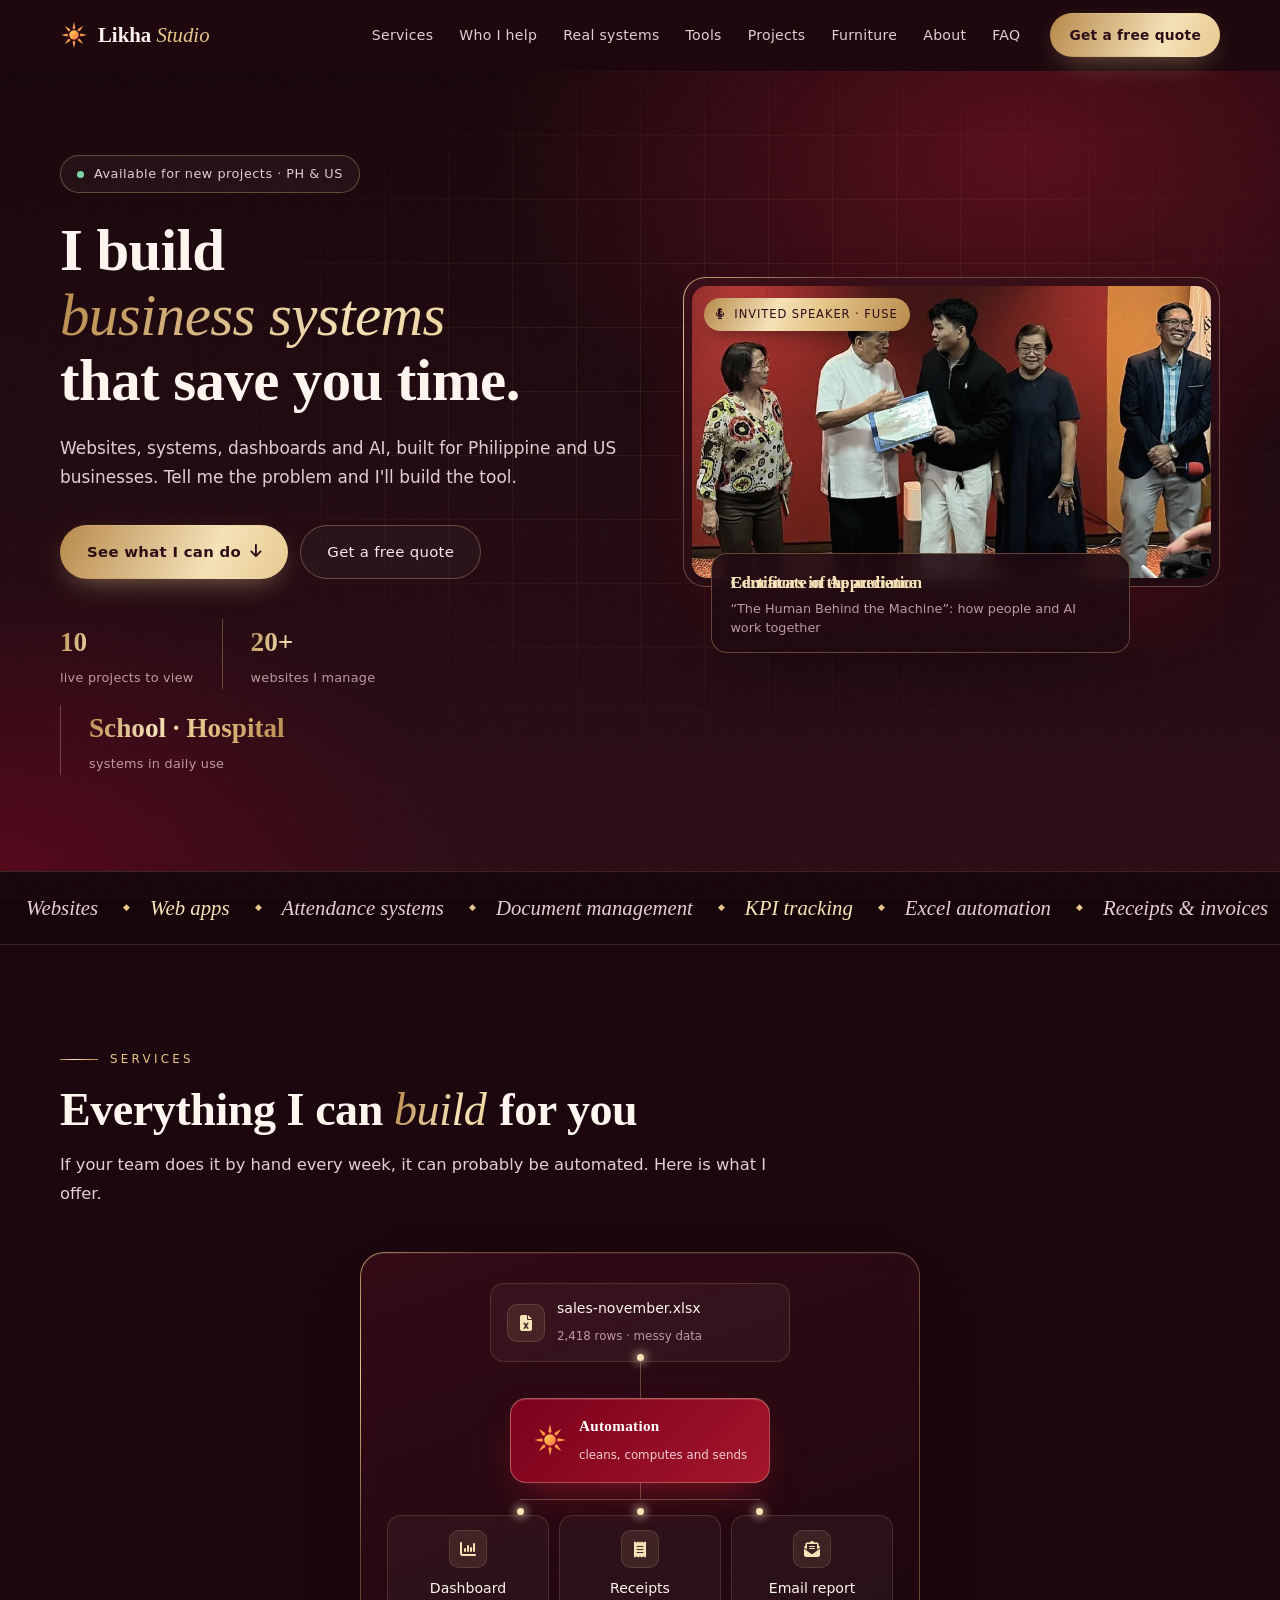
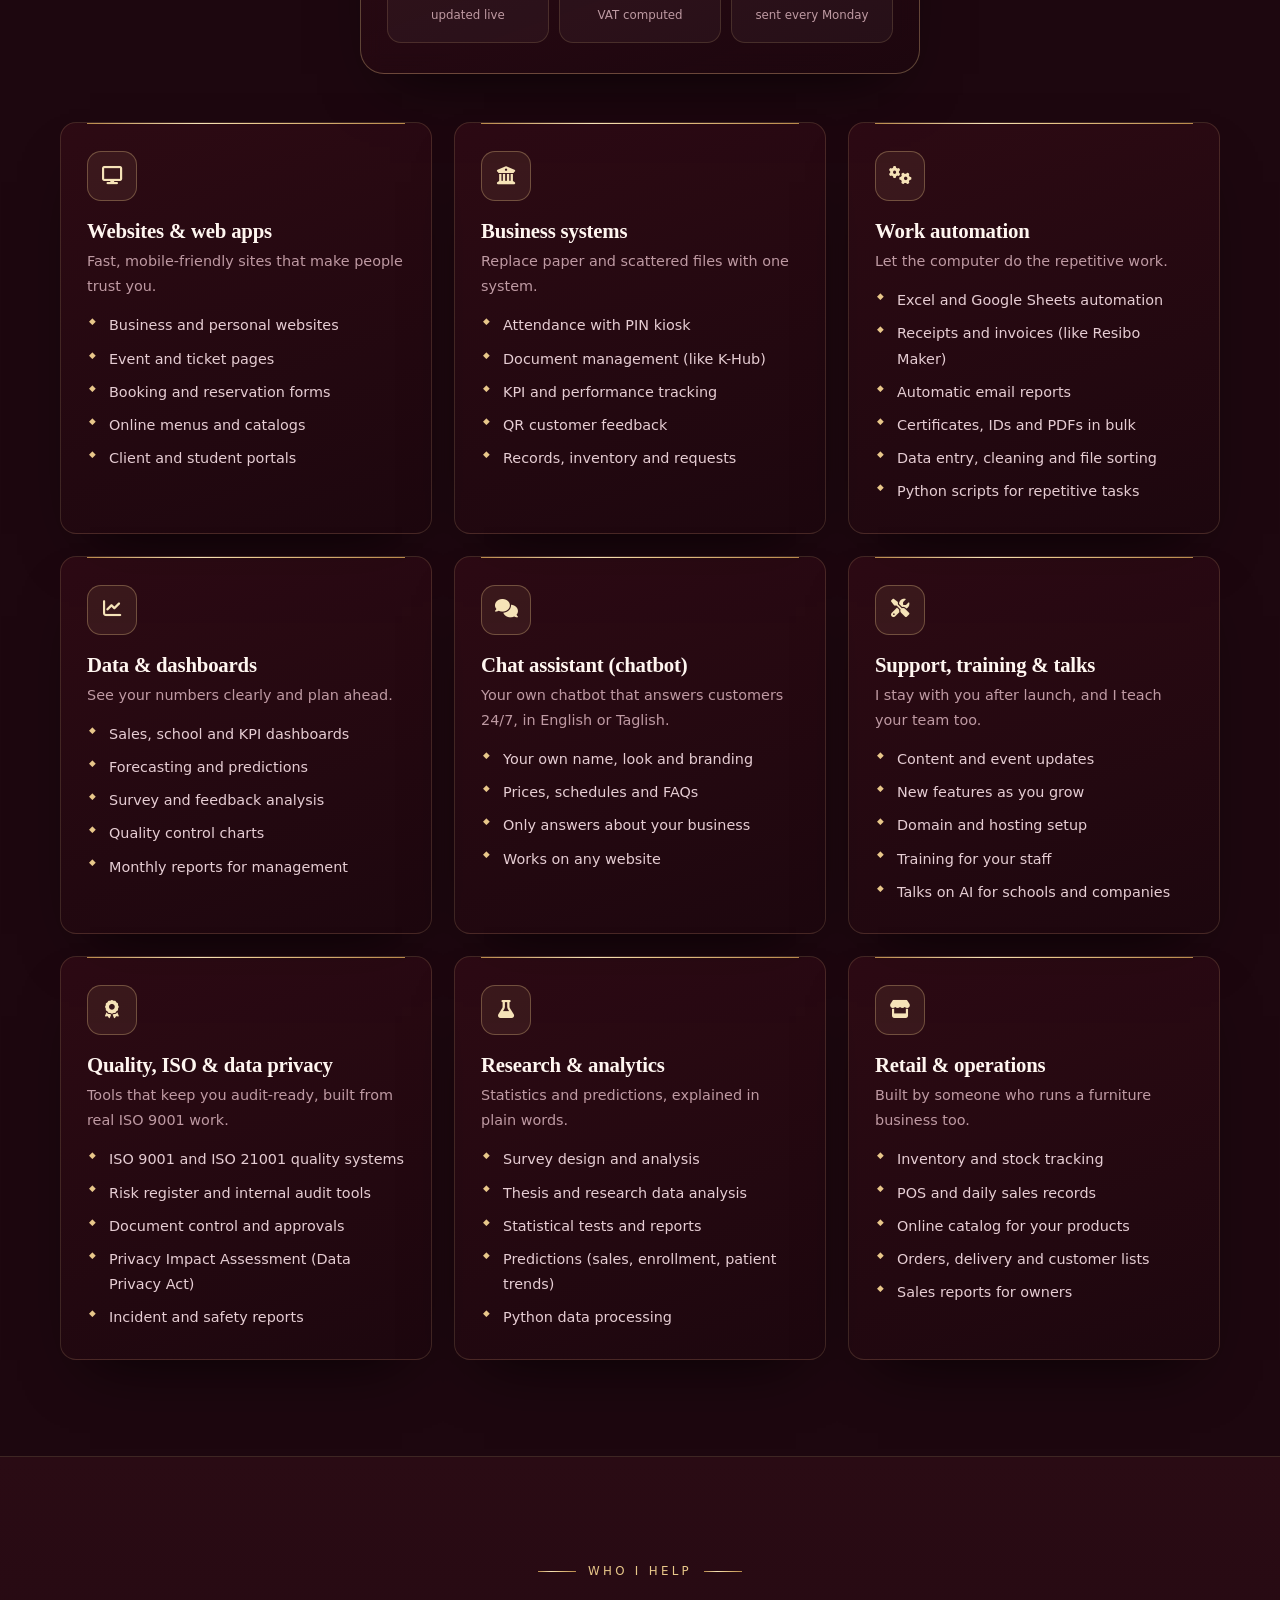
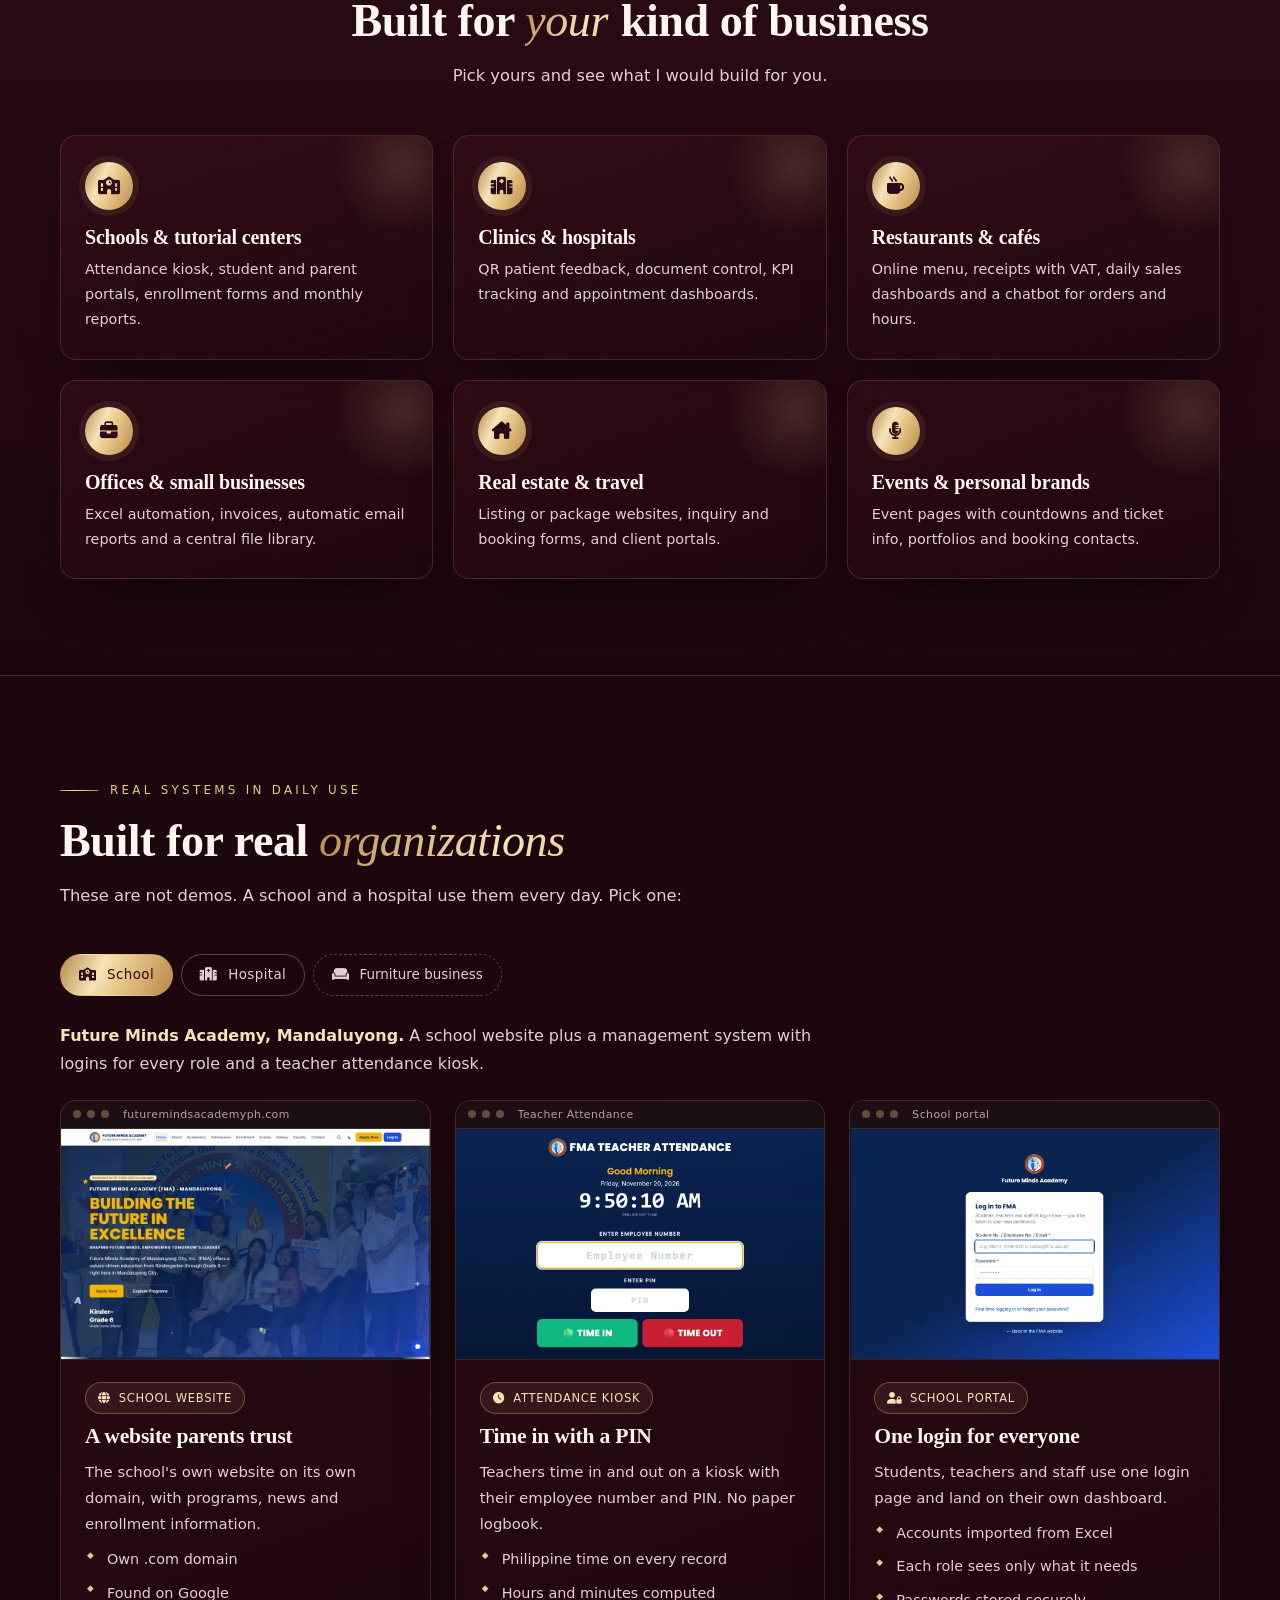
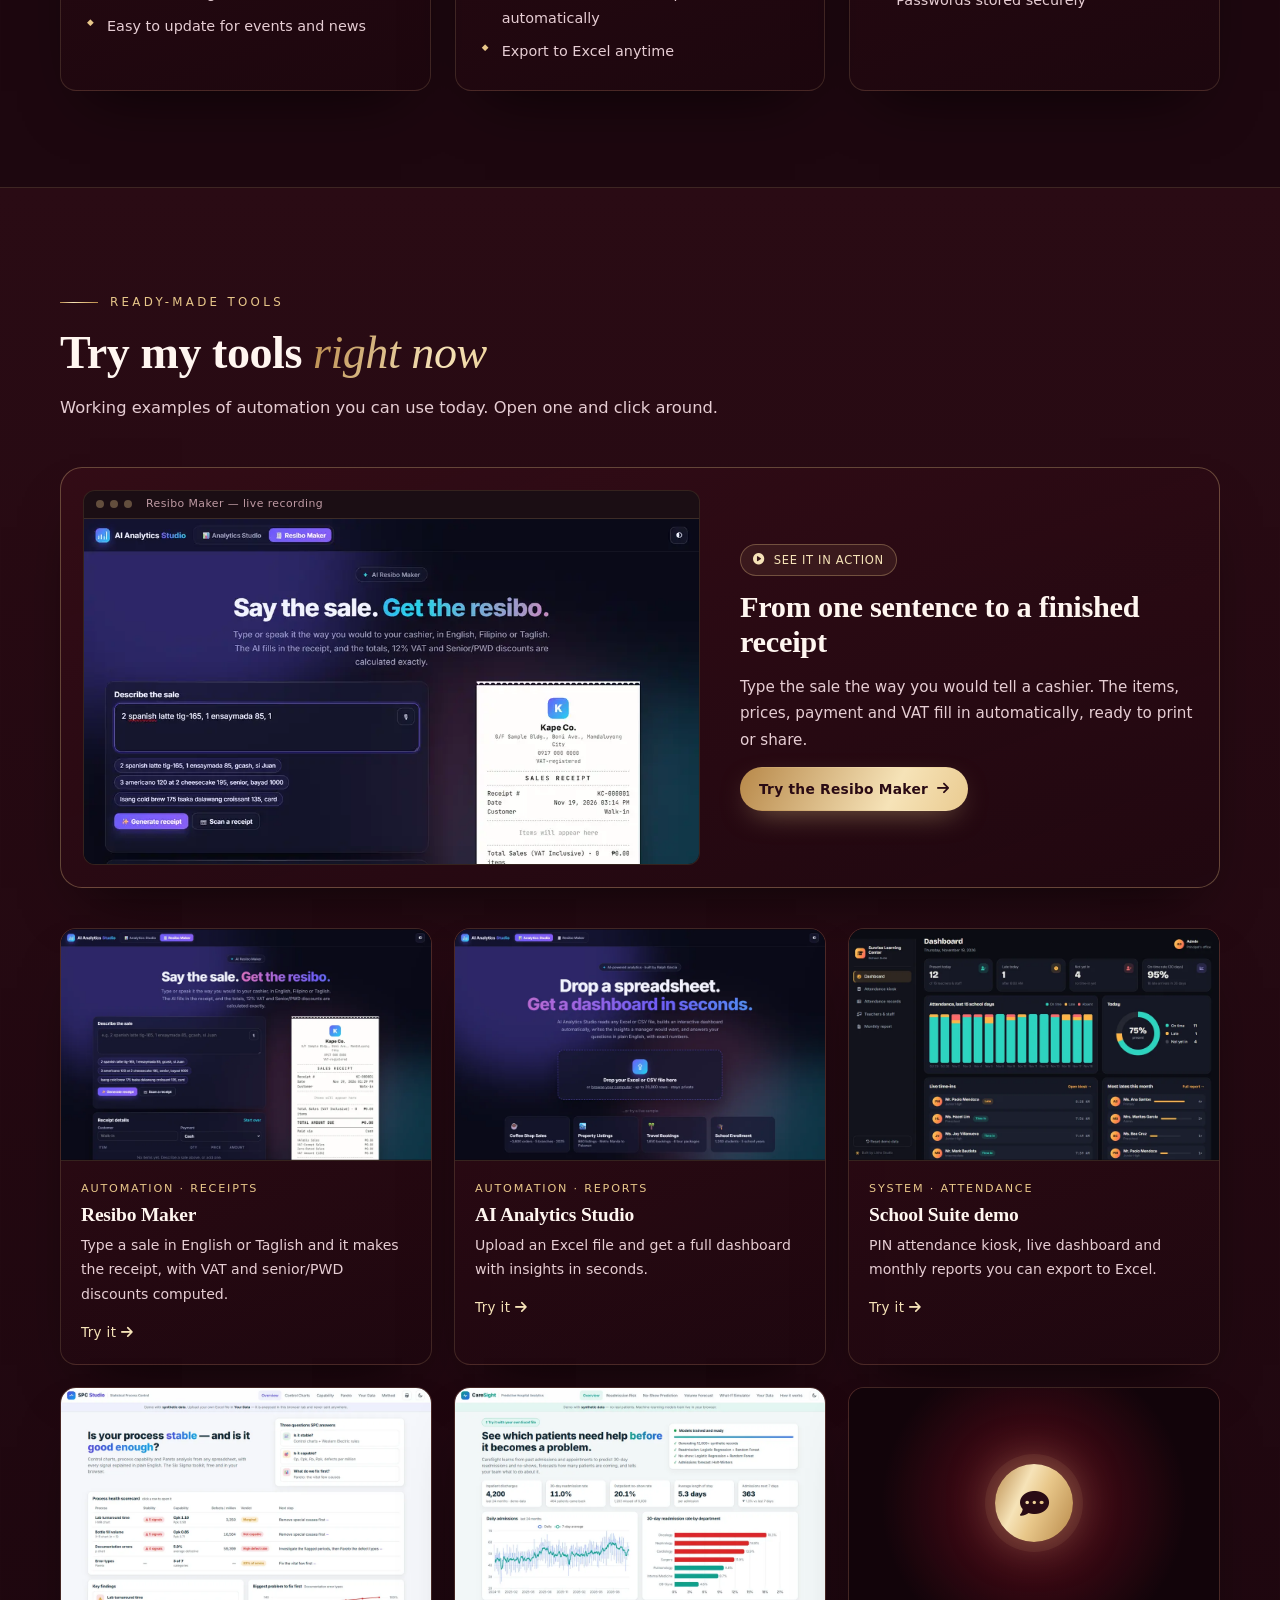
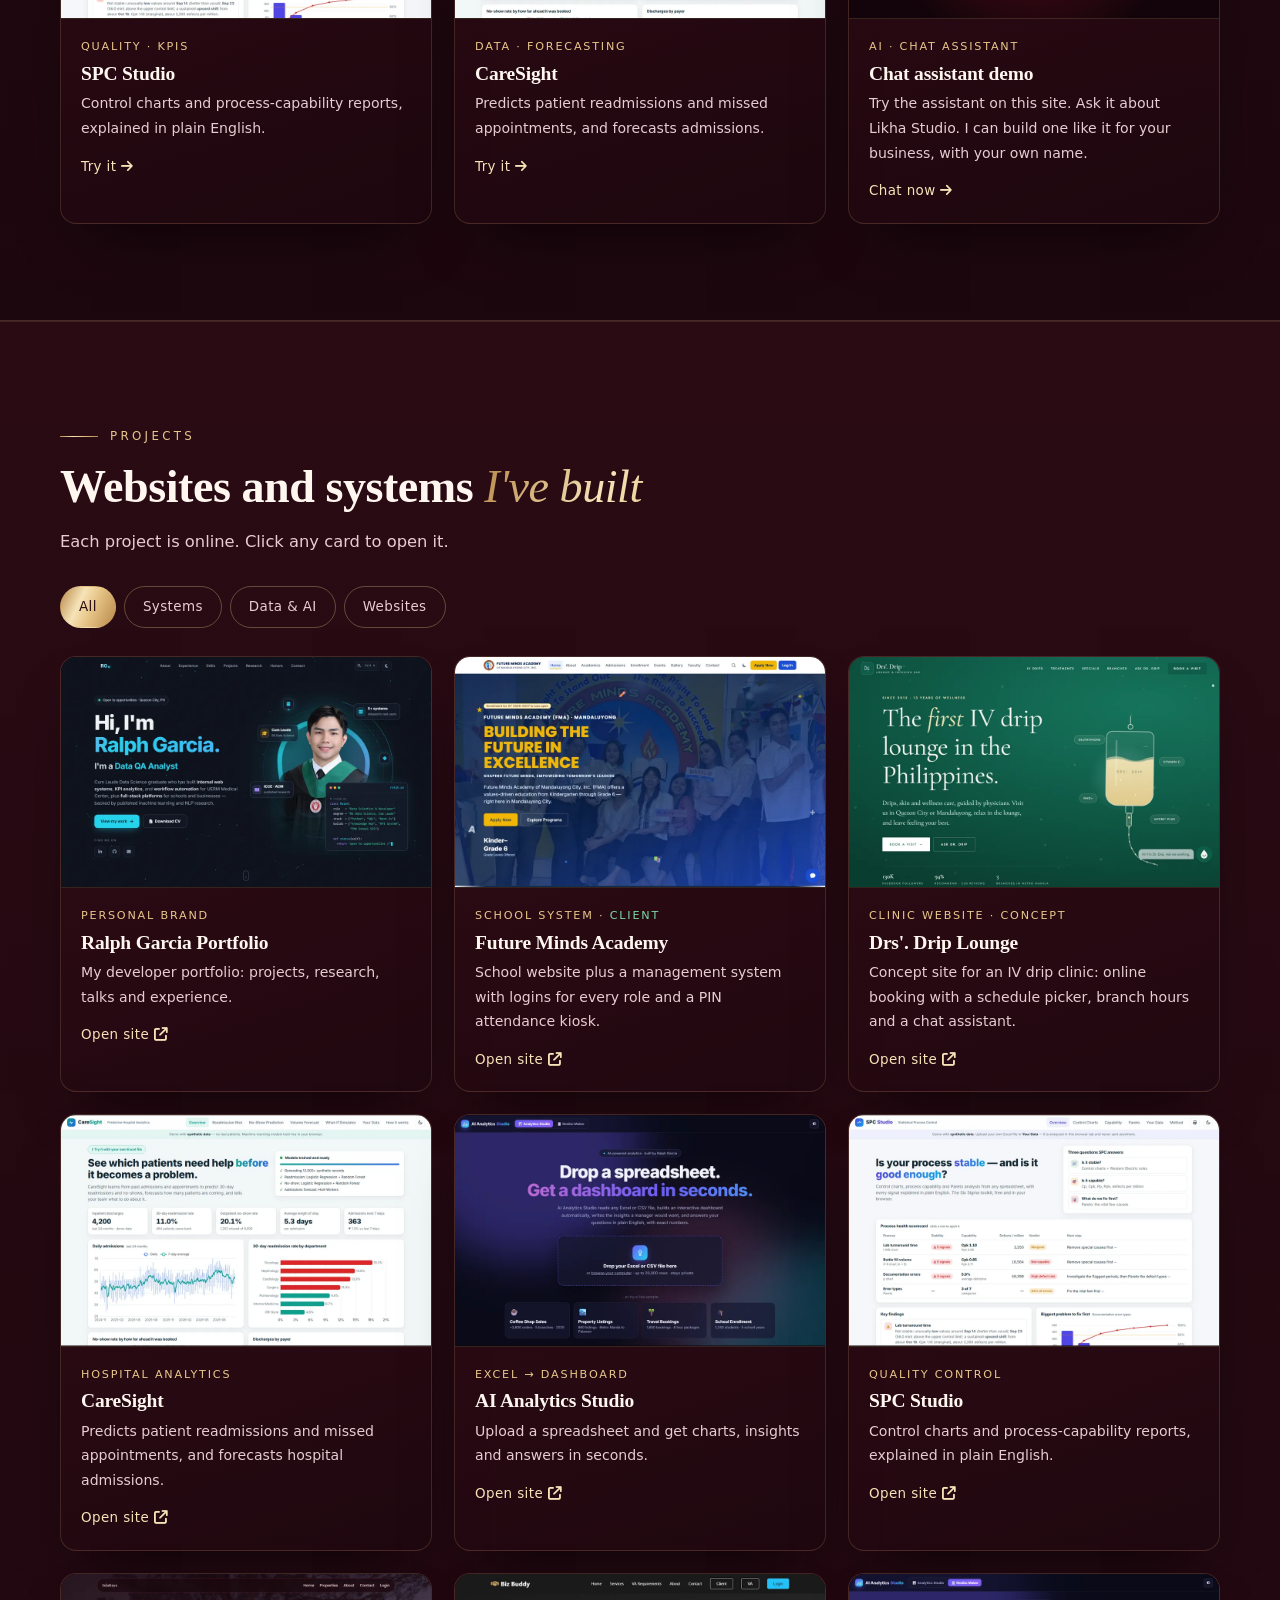
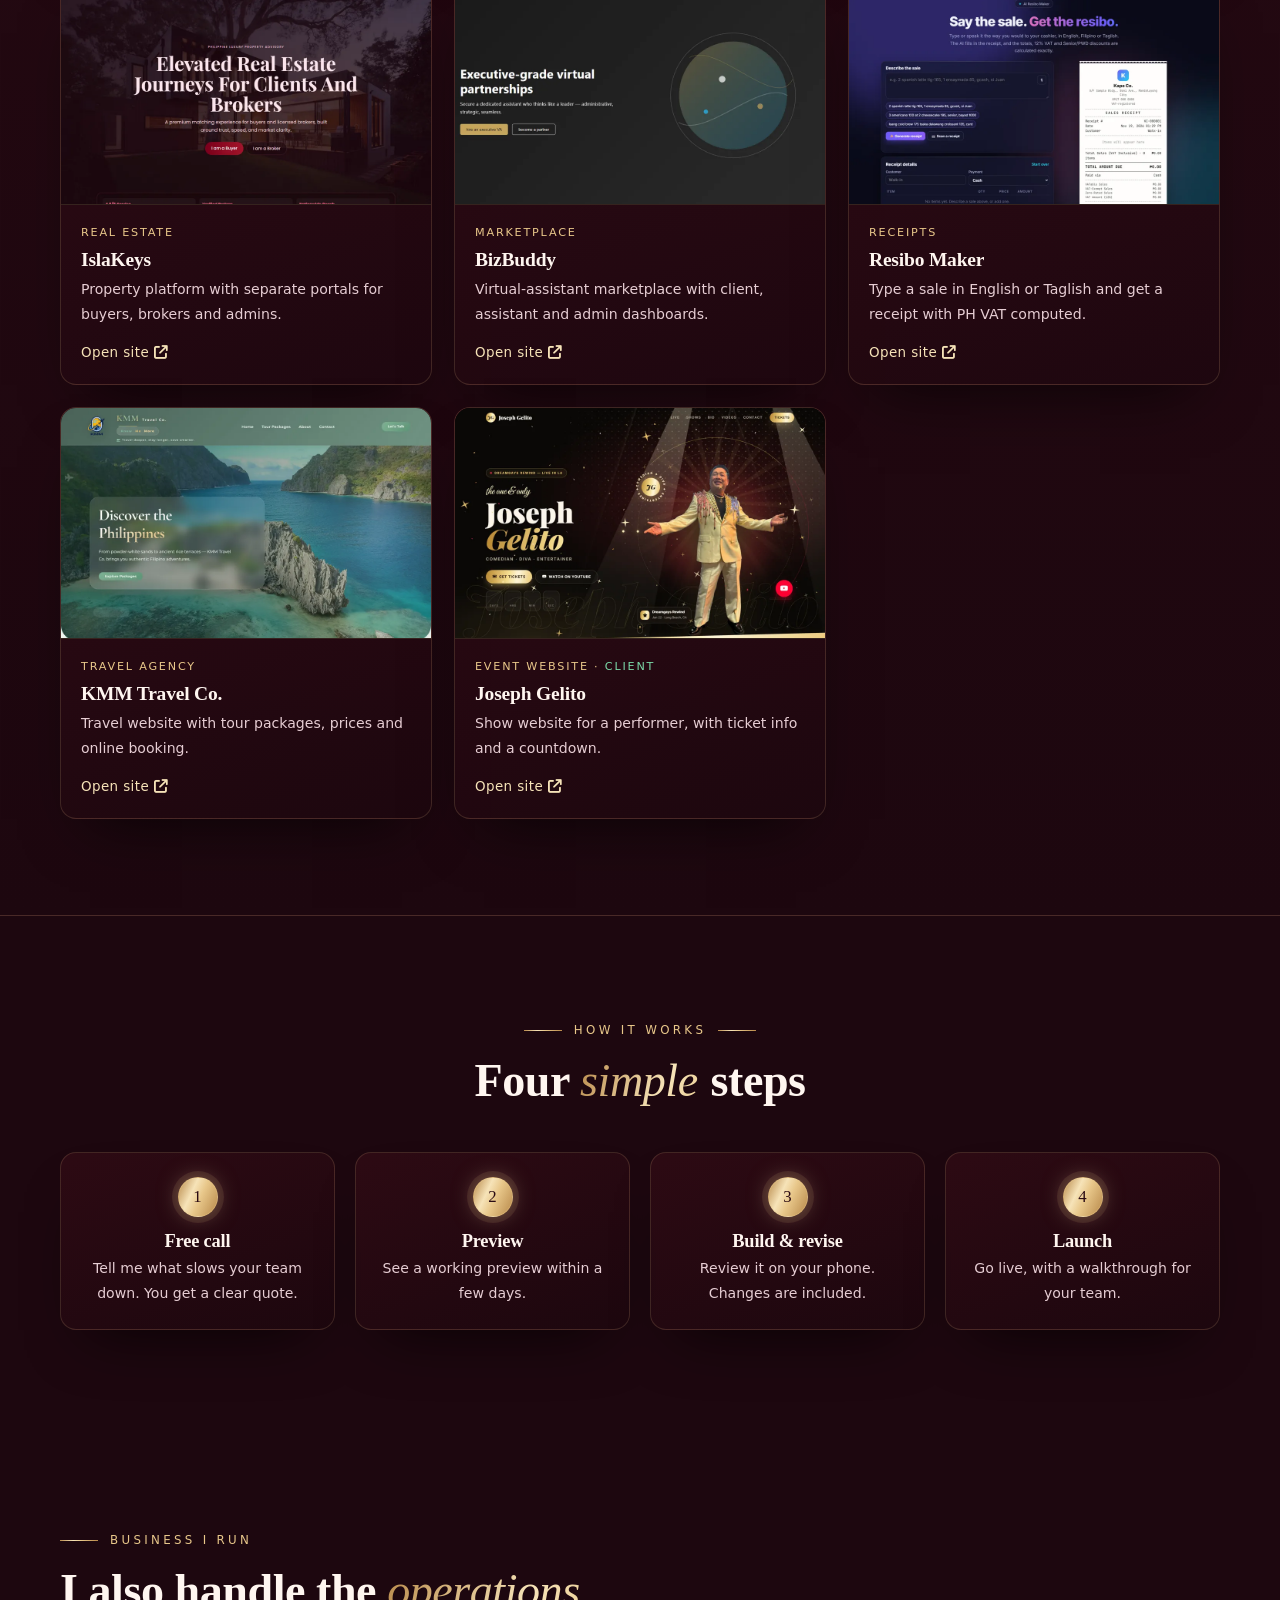
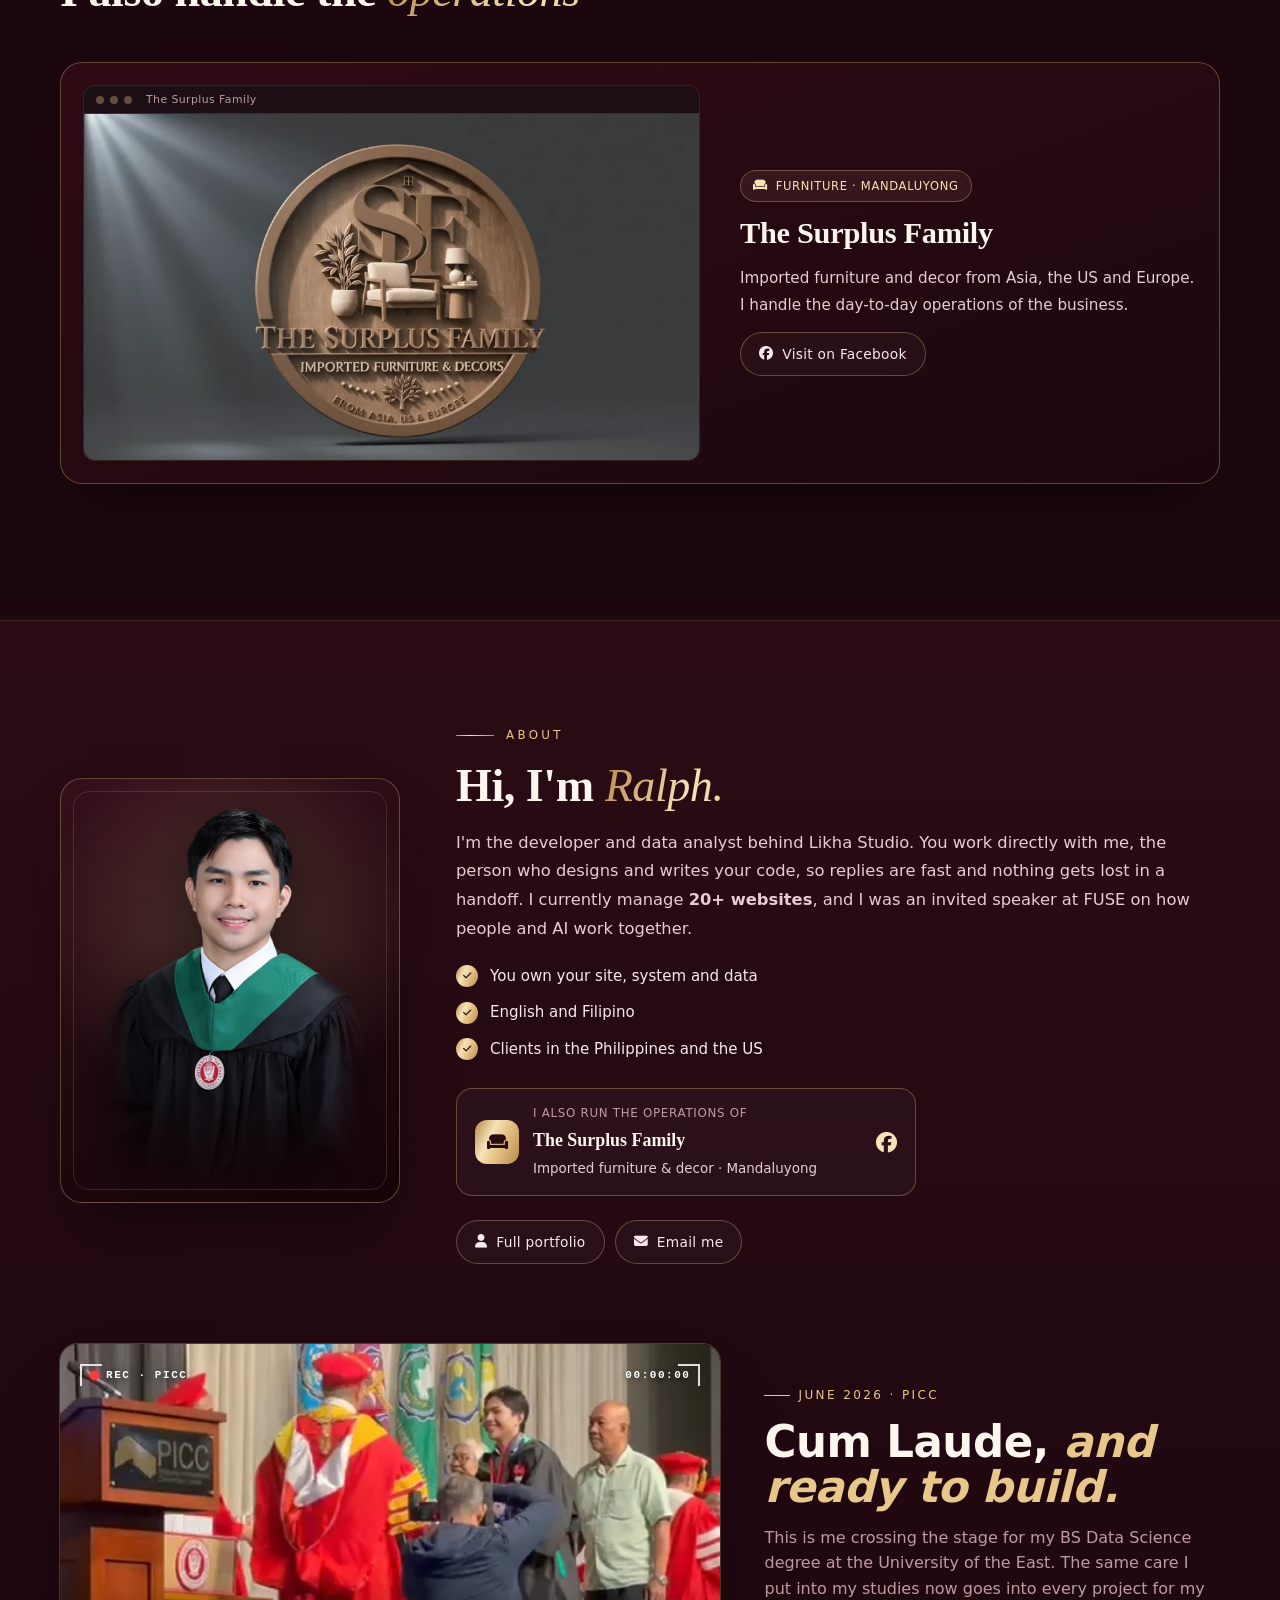
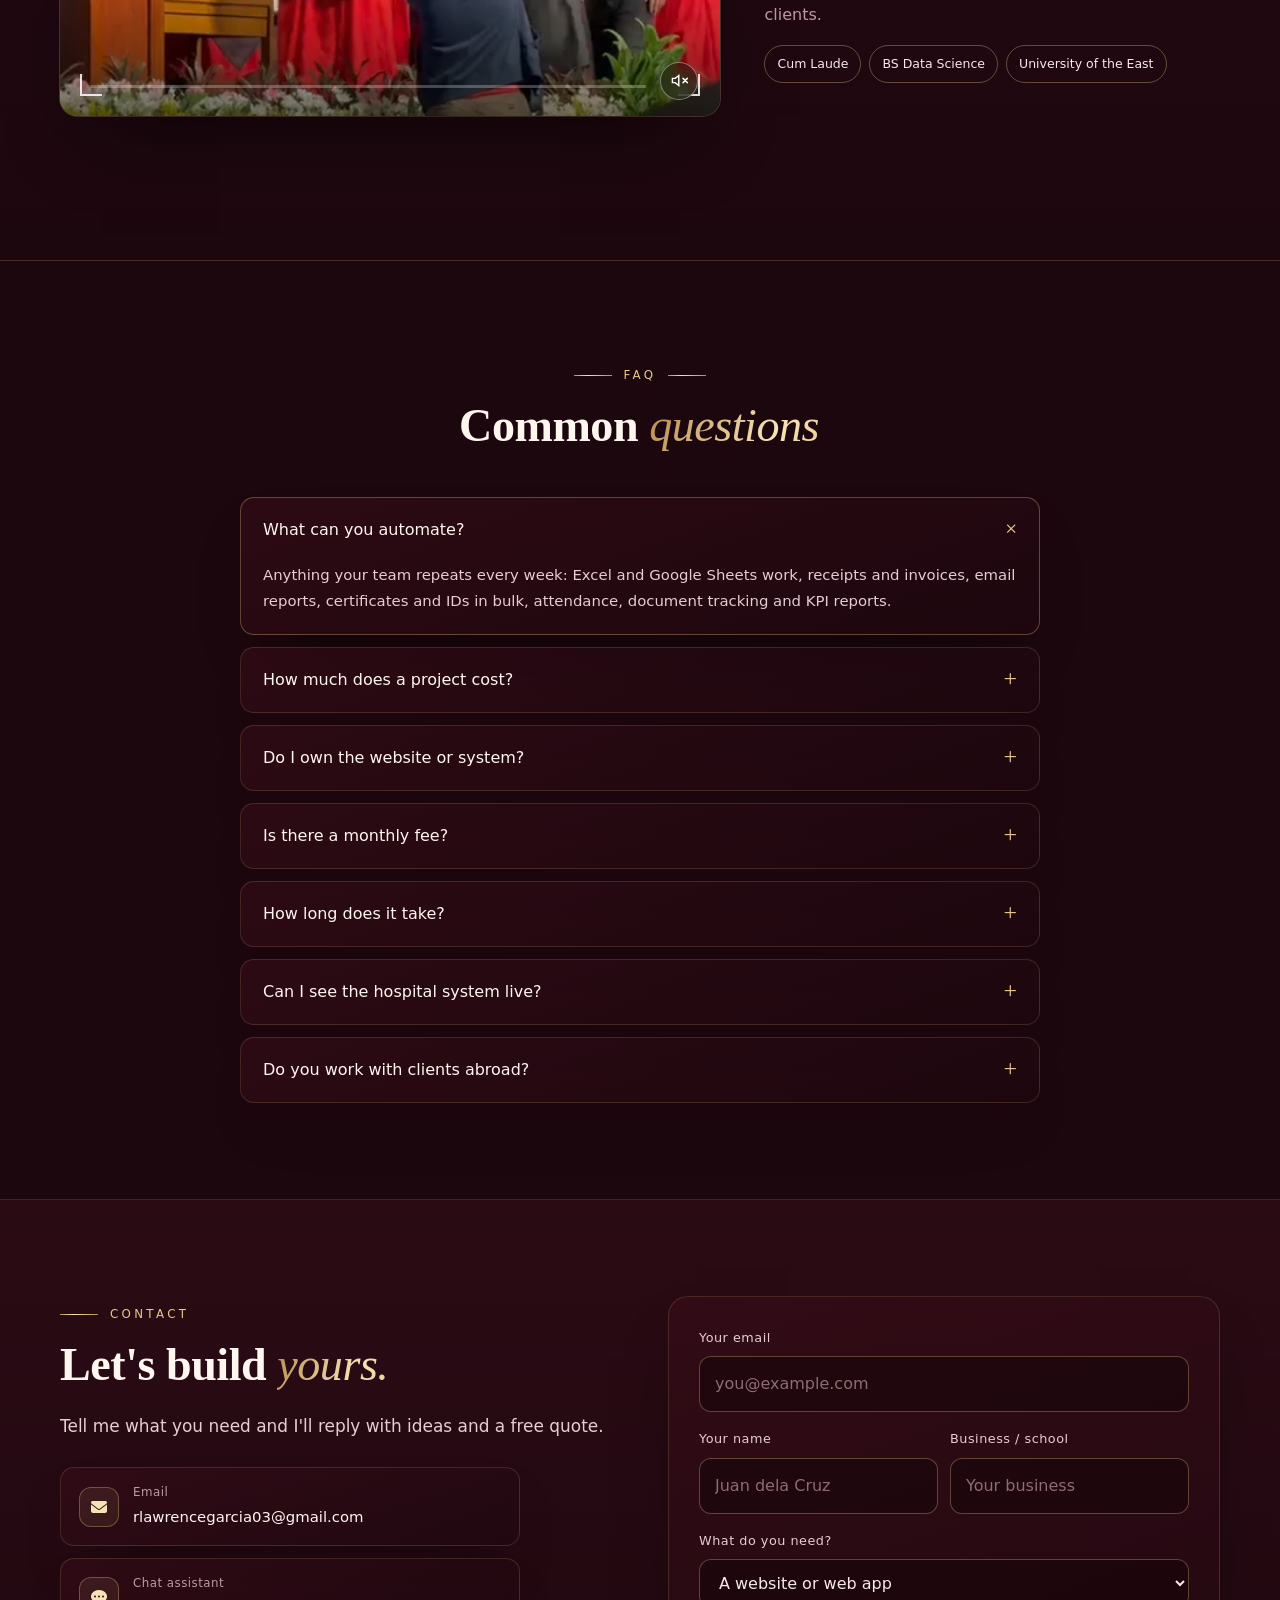
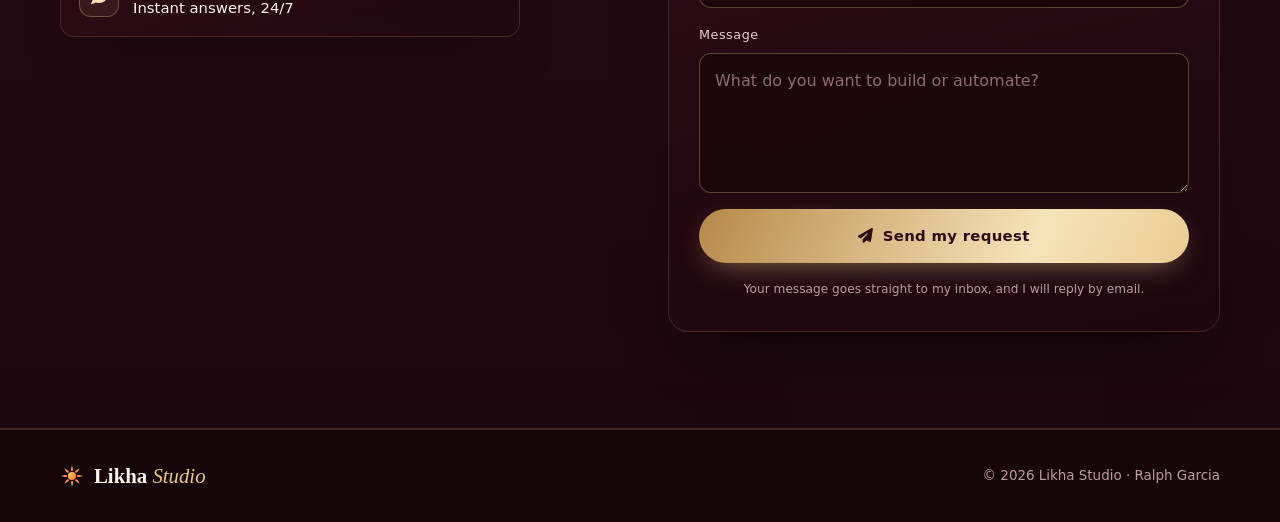
<file: index.html>
<!doctype html>
<html lang="en">
<head>
  <meta charset="utf-8">
  <meta http-equiv="Content-Security-Policy" content="default-src 'self'; script-src 'self' https://garciaralphlawrence-svg.github.io; style-src 'self' 'unsafe-inline' https://fonts.googleapis.com https://cdnjs.cloudflare.com; font-src 'self' data: https://fonts.gstatic.com https://cdnjs.cloudflare.com; img-src 'self' data: https:; connect-src 'self' https://garciaralphlawrence-svg.github.io https://formsubmit.co; object-src 'none'; base-uri 'self'; form-action 'self' mailto: https://formsubmit.co">
  <meta name="referrer" content="strict-origin-when-cross-origin">
  <meta name="viewport" content="width=device-width, initial-scale=1">
  <title>Likha Studio — Websites, Systems, Automation & AI</title>
  <meta name="description" content="Likha Studio builds websites, business systems, work automation, dashboards and chat assistants. See real school and hospital systems, ready-made tools and 10 live projects.">
  <meta property="og:title" content="Likha Studio — Websites, Systems, Automation & AI">
  <meta property="og:description" content="Websites, business systems, work automation, dashboards and an assistant that answers your customers 24/7.">
  <meta property="og:image" content="assets/og.jpg">
  <meta name="theme-color" content="#1d070f">
  <link rel="icon" href="assets/logo.svg" type="image/svg+xml">
  <link rel="preconnect" href="https://fonts.googleapis.com">
  <link rel="preconnect" href="https://fonts.gstatic.com" crossorigin>
  <link href="https://fonts.googleapis.com/css2?family=Playfair+Display:ital,wght@0,500;0,600;0,700;1,500;1,600&family=Poppins:wght@300;400;500;600&display=swap" rel="stylesheet">
  <link rel="stylesheet" href="https://cdnjs.cloudflare.com/ajax/libs/font-awesome/6.5.2/css/all.min.css">
  <link rel="stylesheet" href="moment.css?v=202611201930">
  <link rel="stylesheet" href="style.css?v=202611201930">
</head>
<body>
  <div class="intro" aria-hidden="true"><div class="intro-mark"><img src="assets/logo.svg" alt="" width="54" height="54"><span>Likha <em>Studio</em></span></div><i class="intro-line"></i></div>
  <div class="progress" id="progress" aria-hidden="true"></div>

  <header class="nav" id="nav">
    <div class="wrap nav-inner">
      <a href="#top" class="logo" aria-label="Likha Studio home"><img src="assets/logo.svg" alt="" width="28" height="28"><span>Likha <em>Studio</em></span></a>
      <nav class="nav-links" id="navLinks">
        <a href="#services">Services</a><a href="#industries">Who I help</a><a href="#systems">Real systems</a><a href="#tools">Tools</a><a href="#work">Projects</a><a href="#surplus">Furniture</a><a href="#about">About</a><a href="#faq">FAQ</a>
      </nav>
      <a href="#contact" class="btn btn-primary btn-sm nav-cta">Get a free quote</a>
      <button class="burger" id="burger" aria-label="Menu" aria-expanded="false"><span></span><span></span></button>
    </div>
  </header>

  <main id="top">
    <!-- ================= HERO ================= -->
    <section class="hero">
      <div class="hero-bg" aria-hidden="true"></div><canvas class="dust" id="dust" aria-hidden="true"></canvas><div class="sheen" aria-hidden="true"></div>
      <div class="wrap hero-grid">
        <div class="hero-copy">
          <p class="pill"><span class="dot"></span> Available for new projects · PH &amp; US</p>
          <h1>I build <span class="rotator" id="rotator"><b>websites</b><b>business systems</b><b>work automation</b><b>dashboards</b><b>AI assistants</b></span><br>that save you time.</h1>
          <p class="lead">Websites, systems, dashboards and AI, built for Philippine and US businesses. Tell me the problem and I'll build the tool.</p>
          <div class="hero-btns">
            <a href="#services" class="btn btn-primary">See what I can do <i class="fa-solid fa-arrow-down"></i></a>
            <a href="#contact" class="btn btn-outline">Get a free quote</a>
          </div>
          <ul class="proof">
            <li><b data-count="10">10</b><span>live projects to view</span></li>
            <li><b data-count="20" data-suffix="+">20+</b><span>websites I manage</span></li>
            <li><b>School · Hospital</b><span>systems in daily use</span></li>
          </ul>
        </div>

        <!-- floating speaker card: FUSE talk -->
        <figure class="speak" aria-label="Ralph Garcia speaking at FUSE">
          <div class="speak-frame">
            <div class="speak-slides">
              <img class="s1" src="assets/audience.webp" alt="Ralph speaking to a full room of educators at FUSE" width="1600" height="898" fetchpriority="high">
              <img class="s2" src="assets/certificate.webp" alt="Ralph receiving a Certificate of Appreciation from FUSE" width="900" height="1600">
            </div>
            <span class="speak-live"><i class="fa-solid fa-microphone-lines"></i> Invited speaker · FUSE</span>
          </div>
          <figcaption class="speak-cap">
            <b class="c1">Educators in the audience</b>
            <b class="c2">Certificate of Appreciation</b>
            <small>“The Human Behind the Machine”: how people and AI work together</small>
          </figcaption>
        </figure>
      </div>
    </section>

    <div class="marquee" aria-hidden="true"><div class="marquee-track">
      <span>Websites</span><span>Web apps</span><span>Attendance systems</span><span>Document management</span><span>KPI tracking</span><span>Excel automation</span><span>Receipts &amp; invoices</span><span>Email reports</span><span>Dashboards</span><span>Forecasting</span><span>QR feedback</span><span>Chat assistants</span><span>Booking systems</span>
      <span>Websites</span><span>Web apps</span><span>Attendance systems</span><span>Document management</span><span>KPI tracking</span><span>Excel automation</span><span>Receipts &amp; invoices</span><span>Email reports</span><span>Dashboards</span><span>Forecasting</span><span>QR feedback</span><span>Chat assistants</span><span>Booking systems</span>
    </div></div>

    <!-- ================= SERVICES ================= -->
    <section class="section" id="services">
      <div class="wrap">
        <div class="sec-head reveal">
          <span class="kicker">Services</span>
          <h2>Everything I can <em>build</em> for you</h2>
          <p>If your team does it by hand every week, it can probably be automated. Here is what I offer.</p>
        </div>
        <div class="flow-wrap reveal">
          <!-- animated automation flow: input → automation → results -->
          <div class="flow" aria-label="Example: a spreadsheet becomes a dashboard, receipts and an email report automatically">
            <div class="flow-card in-card">
              <i class="fa-solid fa-file-excel"></i>
              <div><b>sales-november.xlsx</b><small>2,418 rows · messy data</small></div>
            </div>
            <div class="flow-line" aria-hidden="true"><span></span></div>
            <div class="flow-core">
              <img src="assets/logo.svg" alt="" width="34" height="34">
              <div><b>Automation</b><small>cleans, computes and sends</small></div>
              <div class="spinner" aria-hidden="true"></div>
            </div>
            <div class="flow-line split" aria-hidden="true"><span></span><span></span><span></span></div>
            <div class="flow-out">
              <div class="flow-card o1"><i class="fa-solid fa-chart-column"></i><div><b>Dashboard</b><small>updated live</small></div></div>
              <div class="flow-card o2"><i class="fa-solid fa-receipt"></i><div><b>Receipts</b><small>VAT computed</small></div></div>
              <div class="flow-card o3"><i class="fa-solid fa-envelope-open-text"></i><div><b>Email report</b><small>sent every Monday</small></div></div>
            </div>
          </div>
        </div>
        <div class="svc-grid">
          <article class="svc reveal">
            <div class="svc-ico"><i class="fa-solid fa-display"></i></div>
            <h3>Websites &amp; web apps</h3>
            <p>Fast, mobile-friendly sites that make people trust you.</p>
            <ul><li>Business and personal websites</li><li>Event and ticket pages</li><li>Booking and reservation forms</li><li>Online menus and catalogs</li><li>Client and student portals</li></ul>
          </article>
          <article class="svc reveal">
            <div class="svc-ico"><i class="fa-solid fa-building-columns"></i></div>
            <h3>Business systems</h3>
            <p>Replace paper and scattered files with one system.</p>
            <ul><li>Attendance with PIN kiosk</li><li>Document management (like K-Hub)</li><li>KPI and performance tracking</li><li>QR customer feedback</li><li>Records, inventory and requests</li></ul>
          </article>
          <article class="svc reveal">
            <div class="svc-ico"><i class="fa-solid fa-gears"></i></div>
            <h3>Work automation</h3>
            <p>Let the computer do the repetitive work.</p>
            <ul><li>Excel and Google Sheets automation</li><li>Receipts and invoices (like Resibo Maker)</li><li>Automatic email reports</li><li>Certificates, IDs and PDFs in bulk</li><li>Data entry, cleaning and file sorting</li><li>Python scripts for repetitive tasks</li></ul>
          </article>
          <article class="svc reveal">
            <div class="svc-ico"><i class="fa-solid fa-chart-line"></i></div>
            <h3>Data &amp; dashboards</h3>
            <p>See your numbers clearly and plan ahead.</p>
            <ul><li>Sales, school and KPI dashboards</li><li>Forecasting and predictions</li><li>Survey and feedback analysis</li><li>Quality control charts</li><li>Monthly reports for management</li></ul>
          </article>
          <article class="svc reveal">
            <div class="svc-ico"><i class="fa-solid fa-comments"></i></div>
            <h3>Chat assistant (chatbot)</h3>
            <p>Your own chatbot that answers customers 24/7, in English or Taglish.</p>
            <ul><li>Your own name, look and branding</li><li>Prices, schedules and FAQs</li><li>Only answers about your business</li><li>Works on any website</li></ul>
          </article>
          <article class="svc reveal">
            <div class="svc-ico"><i class="fa-solid fa-screwdriver-wrench"></i></div>
            <h3>Support, training &amp; talks</h3>
            <p>I stay with you after launch, and I teach your team too.</p>
            <ul><li>Content and event updates</li><li>New features as you grow</li><li>Domain and hosting setup</li><li>Training for your staff</li><li>Talks on AI for schools and companies</li></ul>
          </article>
          <article class="svc reveal">
            <div class="svc-ico"><i class="fa-solid fa-award"></i></div>
            <h3>Quality, ISO &amp; data privacy</h3>
            <p>Tools that keep you audit-ready, built from real ISO 9001 work.</p>
            <ul><li>ISO 9001 and ISO 21001 quality systems</li><li>Risk register and internal audit tools</li><li>Document control and approvals</li><li>Privacy Impact Assessment (Data Privacy Act)</li><li>Incident and safety reports</li></ul>
          </article>
          <article class="svc reveal">
            <div class="svc-ico"><i class="fa-solid fa-flask"></i></div>
            <h3>Research &amp; analytics</h3>
            <p>Statistics and predictions, explained in plain words.</p>
            <ul><li>Survey design and analysis</li><li>Thesis and research data analysis</li><li>Statistical tests and reports</li><li>Predictions (sales, enrollment, patient trends)</li><li>Python data processing</li></ul>
          </article>
          <article class="svc reveal">
            <div class="svc-ico"><i class="fa-solid fa-store"></i></div>
            <h3>Retail &amp; operations</h3>
            <p>Built by someone who runs a furniture business too.</p>
            <ul><li>Inventory and stock tracking</li><li>POS and daily sales records</li><li>Online catalog for your products</li><li>Orders, delivery and customer lists</li><li>Sales reports for owners</li></ul>
          </article>
        </div>
      </div>
    </section>

    <!-- ================= WHO I HELP ================= -->
    <section class="section tinted" id="industries">
      <div class="wrap">
        <div class="sec-head center reveal">
          <span class="kicker">Who I help</span>
          <h2>Built for <em>your</em> kind of business</h2>
          <p>Pick yours and see what I would build for you.</p>
        </div>
        <div class="ind-grid">
          <article class="ind reveal"><i class="fa-solid fa-school"></i><h3>Schools &amp; tutorial centers</h3><p>Attendance kiosk, student and parent portals, enrollment forms and monthly reports.</p></article>
          <article class="ind reveal"><i class="fa-solid fa-hospital"></i><h3>Clinics &amp; hospitals</h3><p>QR patient feedback, document control, KPI tracking and appointment dashboards.</p></article>
          <article class="ind reveal"><i class="fa-solid fa-mug-hot"></i><h3>Restaurants &amp; cafés</h3><p>Online menu, receipts with VAT, daily sales dashboards and a chatbot for orders and hours.</p></article>
          <article class="ind reveal"><i class="fa-solid fa-briefcase"></i><h3>Offices &amp; small businesses</h3><p>Excel automation, invoices, automatic email reports and a central file library.</p></article>
          <article class="ind reveal"><i class="fa-solid fa-house-chimney"></i><h3>Real estate &amp; travel</h3><p>Listing or package websites, inquiry and booking forms, and client portals.</p></article>
          <article class="ind reveal"><i class="fa-solid fa-microphone-lines"></i><h3>Events &amp; personal brands</h3><p>Event pages with countdowns and ticket info, portfolios and booking contacts.</p></article>
        </div>
      </div>
    </section>

    <!-- ================= REAL SYSTEMS (school + hospital) ================= -->
    <section class="section" id="systems">
      <div class="wrap">
        <div class="sec-head reveal">
          <span class="kicker">Real systems in daily use</span>
          <h2>Built for real <em>organizations</em></h2>
          <p>These are not demos. A school and a hospital use them every day. Pick one:</p>
        </div>
        <div class="filters sys-tabs reveal" role="tablist" aria-label="Choose a system">
          <button class="on" role="tab" aria-selected="true" data-tab="school"><i class="fa-solid fa-school"></i> School</button><button role="tab" aria-selected="false" data-tab="hospital"><i class="fa-solid fa-hospital"></i> Hospital</button><a class="tab-link" href="#surplus"><i class="fa-solid fa-couch"></i> Furniture business</a>
        </div>
        <div class="sys-panel" id="school" role="tabpanel">
          <p class="sys-intro reveal"><b>Future Minds Academy, Mandaluyong.</b> A school website plus a management system with logins for every role and a teacher attendance kiosk.</p>
        <div class="hl-grid">
          <article class="hl reveal">
            <div class="frame"><div class="bar"><i></i><i></i><i></i><span>futuremindsacademyph.com</span></div><img src="assets/work/fma-top.webp" alt="Future Minds Academy school website" loading="lazy" width="960" height="600"></div>
            <div class="hl-body">
              <span class="hl-tag"><i class="fa-solid fa-globe"></i> School website</span>
              <h3>A website parents trust</h3>
              <p>The school's own website on its own domain, with programs, news and enrollment information.</p>
              <ul><li>Own .com domain</li><li>Found on Google</li><li>Easy to update for events and news</li></ul>
            </div>
          </article>
          <article class="hl reveal">
            <div class="frame"><div class="bar"><i></i><i></i><i></i><span>Teacher Attendance</span></div><img src="assets/school/kiosk.webp" alt="Teacher attendance kiosk with employee number and PIN" loading="lazy" width="1200" height="750"></div>
            <div class="hl-body">
              <span class="hl-tag"><i class="fa-solid fa-clock"></i> Attendance kiosk</span>
              <h3>Time in with a PIN</h3>
              <p>Teachers time in and out on a kiosk with their employee number and PIN. No paper logbook.</p>
              <ul><li>Philippine time on every record</li><li>Hours and minutes computed automatically</li><li>Export to Excel anytime</li></ul>
            </div>
          </article>
          <article class="hl reveal">
            <div class="frame"><div class="bar"><i></i><i></i><i></i><span>School portal</span></div><img src="assets/school/login.webp" alt="One login page for students, teachers and staff" loading="lazy" width="1200" height="750"></div>
            <div class="hl-body">
              <span class="hl-tag"><i class="fa-solid fa-user-lock"></i> School portal</span>
              <h3>One login for everyone</h3>
              <p>Students, teachers and staff use one login page and land on their own dashboard.</p>
              <ul><li>Accounts imported from Excel</li><li>Each role sees only what it needs</li><li>Passwords stored securely</li></ul>
            </div>
          </article>
        </div>
        </div>
        <div class="sys-panel" id="hospital" role="tabpanel" hidden>
          <p class="sys-intro reveal"><b>A Manila medical center.</b> The quality system its Quality Assurance Office uses every day to meet ISO 9001. It replaced paper forms, shared folders and spreadsheets.</p>
          <div class="hl-grid">
            <article class="hl reveal">
              <div class="frame"><div class="bar"><i></i><i></i><i></i><span>Customer Experience</span></div><img src="assets/hospital/cx.webp" alt="Customer Experience system screen" loading="lazy" width="1200" height="750"></div>
              <div class="hl-body">
                <span class="hl-tag"><i class="fa-solid fa-qrcode"></i> Customer Experience</span>
                <h3>Feedback by QR code</h3>
                <p>Patients scan a QR code with their own phone and rate their visit. No app or account needed.</p>
                <ul><li>Every concern gets an owner</li><li>Tracked until it is resolved</li><li>Satisfaction scores update automatically</li></ul>
              </div>
            </article>
            <article class="hl reveal">
              <div class="frame"><div class="bar"><i></i><i></i><i></i><span>Knowledge Hub</span></div><img src="assets/hospital/khub.webp" alt="Knowledge Hub screen" loading="lazy" width="1200" height="750"></div>
              <div class="hl-body">
                <span class="hl-tag"><i class="fa-solid fa-book"></i> Knowledge Hub (K-Hub)</span>
                <h3>All documents in one place</h3>
                <p>Every policy, procedure and form in one searchable library, organized by department.</p>
                <ul><li>Always the latest approved version</li><li>See who has read each document</li><li>One login for all hospital systems</li></ul>
              </div>
            </article>
            <article class="hl reveal">
              <div class="frame"><div class="bar"><i></i><i></i><i></i><span>KPI Generator</span></div><img src="assets/hospital/kpi.webp" alt="KPI Generator screen" loading="lazy" width="1200" height="750"></div>
              <div class="hl-body">
                <span class="hl-tag"><i class="fa-solid fa-chart-column"></i> KPI Generator</span>
                <h3>Measuring performance</h3>
                <p>Departments enter monthly results, and each target is marked Achieved or Not achieved automatically.</p>
                <ul><li>Missed targets need an action plan</li><li>Approved by the head and VP</li><li>One heatmap for management</li></ul>
              </div>
            </article>
          </div>
          <p class="note reveal"><i class="fa-solid fa-lock"></i> This is a private hospital system, so it is shown with screenshots only. The same tools can be built for your school, clinic or company.</p>
        </div>
      </div>
    </section>

    <!-- ================= TOOLS ================= -->
    <section class="section tinted" id="tools">
      <div class="wrap">
        <div class="sec-head reveal">
          <span class="kicker">Ready-made tools</span>
          <h2>Try my tools <em>right now</em></h2>
          <p>Working examples of automation you can use today. Open one and click around.</p>
        </div>
        <div class="demo reveal">
          <div class="frame"><div class="bar"><i></i><i></i><i></i><span>Resibo Maker — live recording</span></div><img src="assets/resibo-demo.webp" alt="Recording: a sale typed in Taglish becomes a finished receipt with VAT computed" loading="lazy" width="960" height="540"></div>
          <div class="demo-copy">
            <span class="hl-tag"><i class="fa-solid fa-circle-play"></i> See it in action</span>
            <h3>From one sentence to a finished receipt</h3>
            <p>Type the sale the way you would tell a cashier. The items, prices, payment and VAT fill in automatically, ready to print or share.</p>
            <a class="btn btn-primary btn-sm" href="https://garciaralphlawrence-svg.github.io/AI-Analytics-Studio/receipts/" target="_blank" rel="noopener">Try the Resibo Maker <i class="fa-solid fa-arrow-right"></i></a>
          </div>
        </div>
        <div class="tools-grid" id="toolsGrid"></div>
      </div>
    </section>

    <!-- ================= PROJECTS ================= -->
    <section class="section tinted" id="work">
      <div class="wrap">
        <div class="sec-head reveal">
          <span class="kicker">Projects</span>
          <h2>Websites and systems <em>I've built</em></h2>
          <p>Each project is online. Click any card to open it.</p>
        </div>
        <div class="filters reveal" role="group" aria-label="Filter projects">
          <button class="on" data-filter="all">All</button><button data-filter="sys">Systems</button><button data-filter="ai">Data &amp; AI</button><button data-filter="web">Websites</button>
        </div>
        <div class="work-grid" id="workGrid"></div>
      </div>
    </section>

    <!-- ================= PROCESS ================= -->
    <section class="section" id="process">
      <div class="wrap">
        <div class="sec-head center reveal"><span class="kicker">How it works</span><h2>Four <em>simple</em> steps</h2></div>
        <ol class="steps" id="steps">
          <li class="reveal"><span>1</span><h3>Free call</h3><p>Tell me what slows your team down. You get a clear quote.</p></li>
          <li class="reveal"><span>2</span><h3>Preview</h3><p>See a working preview within a few days.</p></li>
          <li class="reveal"><span>3</span><h3>Build &amp; revise</h3><p>Review it on your phone. Changes are included.</p></li>
          <li class="reveal"><span>4</span><h3>Launch</h3><p>Go live, with a walkthrough for your team.</p></li>
        </ol>
      </div>
    </section>

    <!-- ================= BUSINESS I RUN ================= -->
    <section class="section" id="surplus">
      <div class="wrap">
        <div class="sec-head reveal">
          <span class="kicker">Business I run</span>
          <h2>I also handle the <em>operations</em></h2>
        </div>
        <div class="demo surplus reveal">
          <div class="frame"><div class="bar"><i></i><i></i><i></i><span>The Surplus Family</span></div>
            <video src="assets/surplus-family.mp4" poster="assets/surplus-family-poster.webp" autoplay muted loop playsinline preload="metadata" width="1280" height="720" aria-label="The Surplus Family logo turning in a spotlight"></video>
          </div>
          <div class="demo-copy">
            <span class="hl-tag"><i class="fa-solid fa-couch"></i> Furniture · Mandaluyong</span>
            <h3>The Surplus Family</h3>
            <p>Imported furniture and decor from Asia, the US and Europe. I handle the day-to-day operations of the business.</p>
            <a class="btn btn-outline btn-sm" href="https://www.facebook.com/profile.php?id=61594690074236" target="_blank" rel="noopener"><i class="fa-brands fa-facebook"></i> Visit on Facebook</a>
          </div>
        </div>
      </div>
    </section>

    <!-- ================= ABOUT ================= -->
    <section class="section tinted" id="about">
      <div class="wrap about">
        <figure class="about-photo grad reveal">
          <img src="assets/ralph-cutout.webp" alt="Ralph Garcia in his graduation toga" loading="lazy" width="700" height="1054">
        </figure>
        <div class="reveal">
          <span class="kicker">About</span>
          <h2>Hi, I'm <em>Ralph.</em></h2>
          <p>I'm the developer and data analyst behind Likha Studio. You work directly with me, the person who designs and writes your code, so replies are fast and nothing gets lost in a handoff. I currently manage <strong>20+ websites</strong>, and I was an invited speaker at FUSE on how people and AI work together.</p>
          <ul class="checks">
            <li><i class="fa-solid fa-check"></i> You own your site, system and data</li>
            <li><i class="fa-solid fa-check"></i> English and Filipino</li>
            <li><i class="fa-solid fa-check"></i> Clients in the Philippines and the US</li>
          </ul>
          <a class="biz" href="https://www.facebook.com/profile.php?id=61594690074236" target="_blank" rel="noopener">
            <span class="biz-ico"><i class="fa-solid fa-couch"></i></span>
            <span class="biz-txt"><small>I also run the operations of</small><b>The Surplus Family</b><span>Imported furniture &amp; decor · Mandaluyong</span></span>
            <i class="fa-brands fa-facebook biz-go" aria-label="Facebook page"></i>
          </a>
          <div class="btn-row">
            <a class="btn btn-outline btn-sm" href="https://garciaralphlawrence-svg.github.io/Ralph-Portfolio/" target="_blank" rel="noopener"><i class="fa-solid fa-user"></i> Full portfolio</a>
            <a class="btn btn-outline btn-sm" href="#contact"><i class="fa-solid fa-envelope"></i> Email me</a>
          </div>
        </div>
      </div>
      <div class="wrap moment-row">
        <figure class="moment reveal " aria-label="Video: Ralph walking on stage at his graduation">
          <div class="moment-wrap">
            <div class="moment-stage">
              <img class="moment-ambient" src="assets/grad-walk-poster.webp" alt="" aria-hidden="true">
              <video class="moment-vid" src="assets/grad-walk.mp4" poster="assets/grad-walk-poster.webp" muted loop playsinline preload="metadata"></video>
              <div class="moment-frame" aria-hidden="true"><i></i><i></i><i></i><i></i></div>
              <span class="moment-rec" aria-hidden="true"><i></i>REC · PICC</span>
              <span class="moment-time" aria-hidden="true">00:00:00</span>
              <span class="moment-play" aria-hidden="true"></span>
              <div class="moment-bar" aria-hidden="true"><span></span></div>
              <button type="button" class="moment-sound" aria-pressed="false" aria-label="Turn sound on"><svg class="off" viewBox="0 0 24 24" fill="none" stroke="currentColor" stroke-width="2" stroke-linecap="round"><path d="M11 5 6 9H2v6h4l5 4V5z"/><path d="m23 9-6 6M17 9l6 6"/></svg><svg class="on" viewBox="0 0 24 24" fill="none" stroke="currentColor" stroke-width="2" stroke-linecap="round"><path d="M11 5 6 9H2v6h4l5 4V5z"/><path d="M15.5 8.5a5 5 0 0 1 0 7M19 5a10 10 0 0 1 0 14"/></svg></button>
            </div>
          </div>
          <figcaption class="moment-cap">
            <span class="moment-kicker">June 2026 · PICC</span>
            <h3>Cum Laude, <em>and ready to build.</em></h3>
            <p>This is me crossing the stage for my BS Data Science degree at the University of the East. The same care I put into my studies now goes into every project for my clients.</p>
            <div class="moment-tags"><span>Cum Laude</span><span>BS Data Science</span><span>University of the East</span></div>
          </figcaption>
        </figure>
      </div>
    </section>

    <!-- ================= FAQ ================= -->
    <section class="section" id="faq">
      <div class="wrap narrow">
        <div class="sec-head center reveal"><span class="kicker">FAQ</span><h2>Common <em>questions</em></h2></div>
        <div class="faq" id="faqList"></div>
      </div>
    </section>

    <!-- ================= CONTACT ================= -->
    <section class="section tinted" id="contact">
      <div class="wrap contact-grid">
        <div class="reveal">
          <span class="kicker">Contact</span>
          <h2>Let's build <em>yours.</em></h2>
          <p class="lead">Tell me what you need and I'll reply with ideas and a free quote.</p>
          <div class="c-direct" id="cDirect"></div>
        </div>
        <form class="c-form reveal" id="cForm" action="https://formsubmit.co/rlawrencegarcia03@gmail.com" method="POST">
          <input type="text" name="_honey" class="hp" tabindex="-1" autocomplete="off" aria-hidden="true">
          <input type="hidden" name="_subject" id="cSubject" value="Likha Studio inquiry">
          <input type="hidden" name="_captcha" value="false">
          <input type="hidden" name="_template" value="table">
          <input type="hidden" name="_next" value="https://garciaralphlawrence-svg.github.io/Likha-Studio/?sent=1#contact">
          <label>Your email<input name="email" type="email" required autocomplete="email" placeholder="you@example.com"></label>
          <div class="row2">
            <label>Your name<input name="name" required autocomplete="name" placeholder="Juan dela Cruz"></label>
            <label>Business / school<input name="biz" autocomplete="organization" placeholder="Your business"></label>
          </div>
          <label>What do you need?
            <select name="need" id="cNeed">
              <option>A website or web app</option><option>A business system</option><option>Work automation</option><option>Receipts or invoices</option><option>A dashboard or report</option><option>A chat assistant (chatbot)</option><option>Not sure yet</option>
            </select>
          </label>
          <label>Message<textarea name="msg" rows="4" placeholder="What do you want to build or automate?"></textarea></label>
          <button class="btn btn-primary wide" type="submit"><i class="fa-solid fa-paper-plane"></i> Send my request</button>
          <p class="c-note" id="cNote">Your message goes straight to my inbox, and I will reply by email.</p>
        </form>
      </div>
    </section>
  </main>

  <footer class="footer">
    <div class="wrap footer-inner">
      <a href="#top" class="logo"><img src="assets/logo.svg" alt="" width="24" height="24"><span>Likha <em>Studio</em></span></a>
      <span>© <span id="year"></span> Likha Studio · Ralph Garcia</span>
    </div>
  </footer>

  <script src="script.js?v=202611201930"></script>
  <script src="moment.js?v=202611201930" defer></script>
  <script src="kapitan-kb.js?v=202611201930"></script>
  <script src="https://garciaralphlawrence-svg.github.io/AI-Analytics-Studio/widget/kapitan.js" data-site="likha" data-api="none" defer></script>
</body>
</html>
</file>
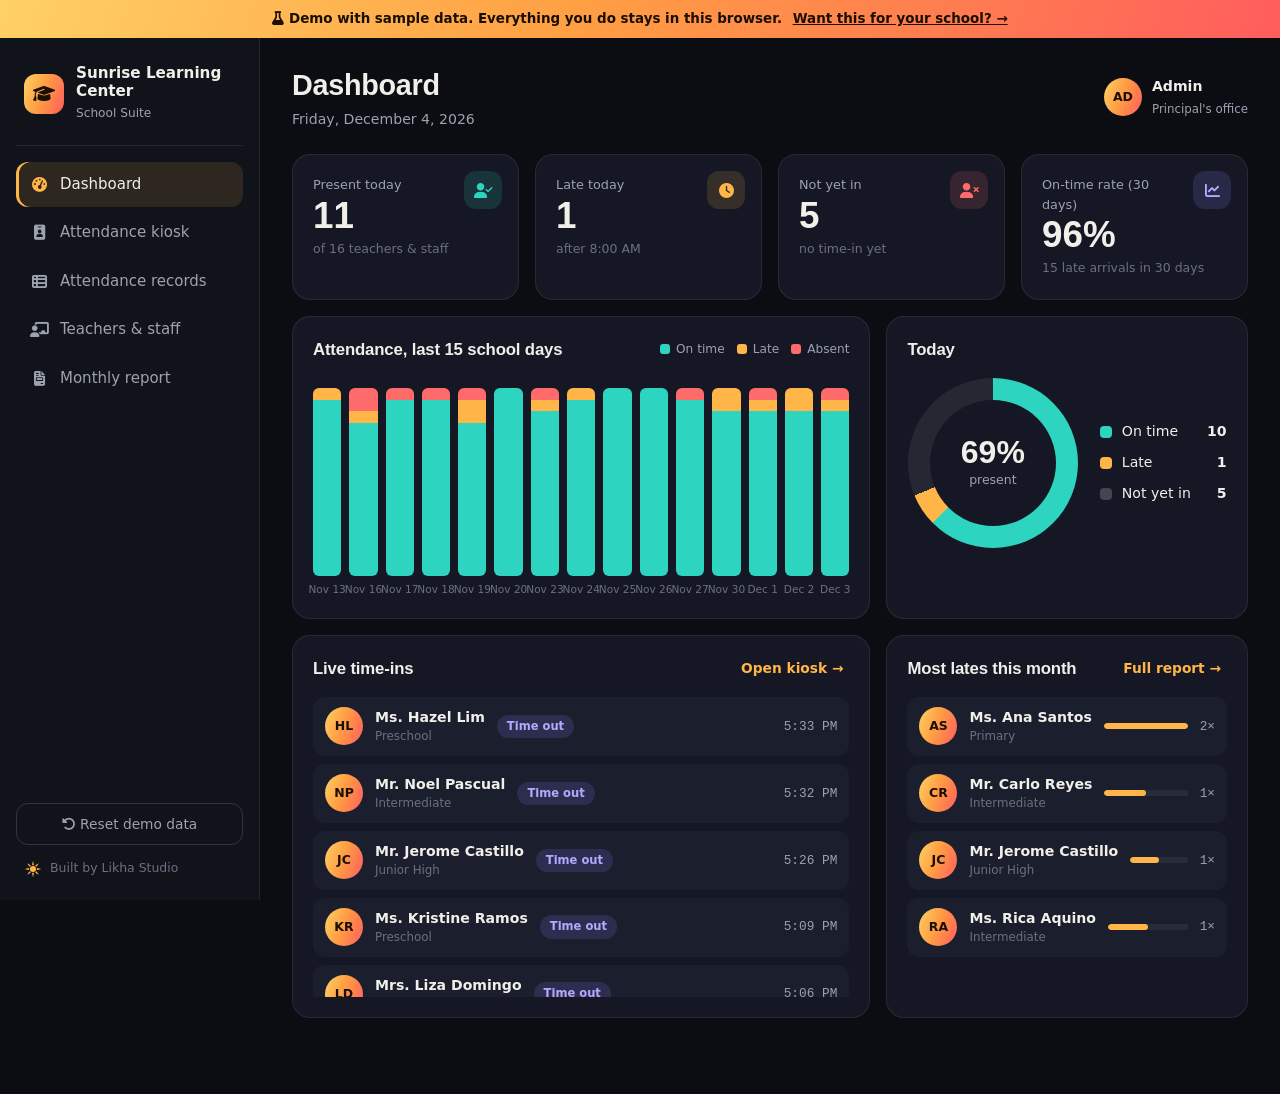
<file: demo/school.html>
<!doctype html>
<html lang="en">
<head>
  <meta charset="utf-8">
  <meta http-equiv="Content-Security-Policy" content="default-src 'self'; script-src 'self' https://garciaralphlawrence-svg.github.io; style-src 'self' 'unsafe-inline' https://fonts.googleapis.com https://cdnjs.cloudflare.com; font-src 'self' data: https://fonts.gstatic.com https://cdnjs.cloudflare.com; img-src 'self' data: https:; connect-src 'self' https://garciaralphlawrence-svg.github.io; object-src 'none'; base-uri 'self'; form-action 'self' mailto:">
  <meta name="referrer" content="strict-origin-when-cross-origin">
  <meta name="viewport" content="width=device-width, initial-scale=1">
  <title>School Suite Demo — Likha Studio</title>
  <meta name="description" content="Try a school management demo: PIN attendance kiosk, live dashboard, attendance records, teacher list and monthly reports with Excel export.">
  <meta name="theme-color" content="#0b0d13">
  <link rel="icon" href="../assets/logo.svg" type="image/svg+xml">
  <link rel="preconnect" href="https://fonts.googleapis.com">
  <link rel="preconnect" href="https://fonts.gstatic.com" crossorigin>
  <link href="https://fonts.googleapis.com/css2?family=Bricolage+Grotesque:opsz,wght@12..96,600;12..96,800&family=Inter:wght@400;500;600;700&family=JetBrains+Mono:wght@500&display=swap" rel="stylesheet">
  <link rel="stylesheet" href="https://cdnjs.cloudflare.com/ajax/libs/font-awesome/6.5.2/css/all.min.css">
  <link rel="stylesheet" href="school.css">
</head>
<body>
  <div class="demo-banner"><i class="fa-solid fa-flask"></i> Demo with sample data. Everything you do stays in this browser. <a href="../#contact">Want this for your school? →</a></div>
  <div class="app">
    <aside class="side" id="side">
      <div class="brand"><span class="crest"><i class="fa-solid fa-graduation-cap"></i></span><div><b>Sunrise Learning Center</b><small>School Suite</small></div></div>
      <nav class="menu" id="menu">
        <button data-view="dash" class="on"><i class="fa-solid fa-gauge-high"></i>Dashboard</button>
        <button data-view="kiosk"><i class="fa-solid fa-id-badge"></i>Attendance kiosk</button>
        <button data-view="records"><i class="fa-solid fa-table-list"></i>Attendance records</button>
        <button data-view="people"><i class="fa-solid fa-chalkboard-user"></i>Teachers &amp; staff</button>
        <button data-view="reports"><i class="fa-solid fa-file-invoice"></i>Monthly report</button>
      </nav>
      <div class="side-foot">
        <button class="ghost-btn" id="resetDemo"><i class="fa-solid fa-rotate-left"></i> Reset demo data</button>
        <a class="made" href="../"><svg viewBox="0 0 100 100" width="18" height="18"><g fill="#ffb547"><circle cx="50" cy="50" r="17"/><path d="M50 4 L55 26 L50 30 L45 26 Z" id="r"/><use href="#r" transform="rotate(45 50 50)"/><use href="#r" transform="rotate(90 50 50)"/><use href="#r" transform="rotate(135 50 50)"/><use href="#r" transform="rotate(180 50 50)"/><use href="#r" transform="rotate(225 50 50)"/><use href="#r" transform="rotate(270 50 50)"/><use href="#r" transform="rotate(315 50 50)"/></g></svg> Built by Likha Studio</a>
      </div>
    </aside>

    <main class="main">
      <header class="top">
        <button class="menu-btn" id="menuBtn" aria-label="Menu"><i class="fa-solid fa-bars"></i></button>
        <div><h1 id="viewTitle">Dashboard</h1><p id="today"></p></div>
        <div class="who"><span class="av">AD</span><div><b>Admin</b><small>Principal's office</small></div></div>
      </header>

      <!-- DASHBOARD -->
      <section class="view on" data-view="dash">
        <div class="kpis">
          <div class="kpi"><i class="fa-solid fa-user-check k1"></i><small>Present today</small><b id="kPresent">0</b><span id="kPresentSub"></span></div>
          <div class="kpi"><i class="fa-solid fa-clock k2"></i><small>Late today</small><b id="kLate">0</b><span>after 8:00 AM</span></div>
          <div class="kpi"><i class="fa-solid fa-user-xmark k3"></i><small>Not yet in</small><b id="kAbsent">0</b><span>no time-in yet</span></div>
          <div class="kpi"><i class="fa-solid fa-chart-line k4"></i><small>On-time rate (30 days)</small><b id="kRate">0%</b><span id="kRateSub"></span></div>
        </div>
        <div class="grid2">
          <div class="card">
            <div class="card-h"><h3>Attendance, last 15 school days</h3><span class="legend"><i class="c-on"></i>On time <i class="c-late"></i>Late <i class="c-abs"></i>Absent</span></div>
            <div class="bars" id="trend"></div>
          </div>
          <div class="card">
            <div class="card-h"><h3>Today</h3></div>
            <div class="donut-wrap"><div class="donut" id="donut"><div><b id="donutPct">0%</b><small>present</small></div></div>
              <ul class="donut-legend" id="donutLegend"></ul></div>
          </div>
        </div>
        <div class="grid2">
          <div class="card">
            <div class="card-h"><h3>Live time-ins</h3><button class="link-btn" data-go="kiosk">Open kiosk →</button></div>
            <ul class="feed" id="feed"></ul>
          </div>
          <div class="card">
            <div class="card-h"><h3>Most lates this month</h3><button class="link-btn" data-go="reports">Full report →</button></div>
            <ul class="rank" id="rank"></ul>
          </div>
        </div>
      </section>

      <!-- KIOSK -->
      <section class="view" data-view="kiosk">
        <div class="kiosk-wrap">
          <div class="kiosk">
            <div class="k-head"><span class="crest"><i class="fa-solid fa-graduation-cap"></i></span><div><b>Sunrise Learning Center</b><small>Teacher attendance</small></div></div>
            <div class="k-time" id="kTime">--:--</div>
            <div class="k-date" id="kDate"></div>
            <div class="k-msg" id="kMsg">Enter your 4-digit PIN</div>
            <div class="k-dots" id="kDots"><i></i><i></i><i></i><i></i></div>
            <div class="k-pad" id="kPad"></div>
          </div>
          <div class="card pins">
            <h3><i class="fa-solid fa-key"></i> Demo PINs</h3>
            <p>Tap a PIN on the keypad. The first tap is <b>time in</b>, the next one is <b>time out</b>. Check the Dashboard after.</p>
            <ul id="pinList"></ul>
          </div>
        </div>
      </section>

      <!-- RECORDS -->
      <section class="view" data-view="records">
        <div class="card">
          <div class="toolbar">
            <label><span>From</span><input type="date" id="fFrom"></label>
            <label><span>To</span><input type="date" id="fTo"></label>
            <label><span>Teacher</span><select id="fWho"><option value="">Everyone</option></select></label>
            <label><span>Status</span><select id="fStatus"><option value="">All</option><option>On time</option><option>Late</option><option>Absent</option></select></label>
            <button class="btn" id="exportRecords"><i class="fa-solid fa-file-excel"></i> Export to Excel</button>
          </div>
          <div class="table-wrap"><table><thead><tr><th>Date</th><th>Teacher</th><th>Department</th><th>Time in</th><th>Time out</th><th>Hours</th><th>Status</th></tr></thead><tbody id="recBody"></tbody></table></div>
          <p class="count" id="recCount"></p>
        </div>
      </section>

      <!-- PEOPLE -->
      <section class="view" data-view="people">
        <div class="card">
          <div class="toolbar">
            <label class="grow"><span>Search</span><input id="pSearch" placeholder="Name or department…"></label>
            <button class="btn" id="addPerson"><i class="fa-solid fa-user-plus"></i> Add teacher</button>
          </div>
          <div class="people" id="people"></div>
        </div>
      </section>

      <!-- REPORTS -->
      <section class="view" data-view="reports">
        <div class="card">
          <div class="toolbar">
            <label><span>Month</span><select id="rMonth"></select></label>
            <button class="btn" id="exportReport"><i class="fa-solid fa-file-excel"></i> Export to Excel</button>
          </div>
          <div class="table-wrap"><table><thead><tr><th>Teacher</th><th>Days present</th><th>Lates</th><th>Absences</th><th>Total hours</th><th>Avg. time in</th><th>On-time rate</th></tr></thead><tbody id="repBody"></tbody></table></div>
          <p class="count">Hours are computed from each time-in and time-out. Ready to hand to payroll.</p>
        </div>
      </section>
    </main>
  </div>

  <div class="modal" id="modal" hidden>
    <form class="modal-box" id="personForm">
      <h3>Add a teacher</h3>
      <label>Full name<input name="name" required placeholder="e.g. Ms. Liza Domingo"></label>
      <label>Department<select name="dept"><option>Preschool</option><option>Primary</option><option>Intermediate</option><option>Junior High</option><option>Admin</option></select></label>
      <label>4-digit PIN<input name="pin" required pattern="\d{4}" maxlength="4" inputmode="numeric" placeholder="e.g. 4321"></label>
      <p class="err" id="pinErr"></p>
      <div class="row"><button type="button" class="ghost-btn" id="cancelPerson">Cancel</button><button class="btn">Save teacher</button></div>
    </form>
  </div>
  <div class="toast" id="toast"></div>

  <script src="school.js"></script>
  <script src="../kapitan-kb.js"></script>
  <script src="https://garciaralphlawrence-svg.github.io/AI-Analytics-Studio/widget/kapitan.js" data-site="likha" data-api="none" defer></script>
</body>
</html>
</file>
<file: moment.css>
/* Graduation moment (viewfinder video) — set --m-accent / --m-accent-rgb per site */
.moment { margin: 0 0 48px; display: grid; grid-template-columns: 1.45fr 1fr; gap: 44px; align-items: center; }
.moment-stage { position: relative; aspect-ratio: 568 / 320; border-radius: 18px; overflow: hidden; cursor: pointer; background: #000;
  box-shadow: 0 40px 80px -40px rgba(0,0,0,.7), 0 0 0 1px rgba(var(--m-accent-rgb), .25);
  transition: transform .3s ease-out, box-shadow .5s; transform-style: preserve-3d; isolation: isolate; }
.moment.live .moment-stage { box-shadow: 0 40px 90px -40px rgba(var(--m-accent-rgb), .55), 0 0 0 1px rgba(var(--m-accent-rgb), .45); }
.moment-ambient { position: absolute; inset: -30px; width: calc(100% + 60px); height: calc(100% + 60px); object-fit: cover; filter: blur(28px) saturate(1.3); opacity: .55; z-index: -1; pointer-events: none; }
.moment-wrap { position: relative; }
.moment-wrap::before { content: ""; position: absolute; inset: 8% 6% -6%; background: radial-gradient(closest-side, rgba(var(--m-accent-rgb), .35), transparent); filter: blur(30px); z-index: -1; animation: m-breathe 6s ease-in-out infinite; }
@keyframes m-breathe { 50% { transform: scale(1.08); opacity: .6; } }
.moment-vid { position: absolute; inset: 0; width: 100%; height: 100%; object-fit: cover; }
.moment-stage::after { content: ""; position: absolute; inset: 0; pointer-events: none;
  background: radial-gradient(500px circle at var(--gx, 50%) var(--gy, 0%), rgba(255,255,255,.12), transparent 45%),
              linear-gradient(transparent 60%, rgba(0,0,0,.55)); }
/* viewfinder corners */
.moment-frame { position: absolute; inset: 14px; pointer-events: none; z-index: 2; }
.moment-frame i { position: absolute; width: 22px; height: 22px; border: 2px solid rgba(255,255,255,.85); transition: inset .6s cubic-bezier(.2,.7,.1,1); }
.moment-frame i:nth-child(1) { left: 6px; top: 6px; border-right: 0; border-bottom: 0; }
.moment-frame i:nth-child(2) { right: 6px; top: 6px; border-left: 0; border-bottom: 0; }
.moment-frame i:nth-child(3) { left: 6px; bottom: 6px; border-right: 0; border-top: 0; }
.moment-frame i:nth-child(4) { right: 6px; bottom: 6px; border-left: 0; border-top: 0; }
.moment.live .moment-frame i:nth-child(1) { left: 0; top: 0; } .moment.live .moment-frame i:nth-child(2) { right: 0; top: 0; }
.moment.live .moment-frame i:nth-child(3) { left: 0; bottom: 0; } .moment.live .moment-frame i:nth-child(4) { right: 0; bottom: 0; }
.moment-rec, .moment-time { position: absolute; z-index: 3; top: 26px; font: 600 11px/1 ui-monospace, SFMono-Regular, Menlo, Consolas, monospace; letter-spacing: .14em; color: #fff; text-shadow: 0 1px 6px rgba(0,0,0,.6); }
.moment-rec { left: 30px; display: flex; align-items: center; gap: 7px; }
.moment-rec i { width: 9px; height: 9px; border-radius: 50%; background: #ff3b3b; box-shadow: 0 0 10px #ff3b3b; animation: m-blink 1.2s steps(1) infinite; }
.moment.paused .moment-rec i { animation: none; opacity: .35; }
@keyframes m-blink { 50% { opacity: 0; } }
.moment-time { right: 30px; font-variant-numeric: tabular-nums; }
.moment-bar { position: absolute; z-index: 3; left: 30px; right: 74px; bottom: 28px; height: 3px; border-radius: 3px; background: rgba(255,255,255,.25); overflow: hidden; }
.moment-bar span { display: block; height: 100%; width: 0; background: rgb(var(--m-accent-rgb)); box-shadow: 0 0 10px rgb(var(--m-accent-rgb)); }
.moment-sound { position: absolute; z-index: 4; right: 22px; bottom: 16px; width: 38px; height: 38px; border-radius: 50%; border: 1px solid rgba(255,255,255,.4);
  background: rgba(0,0,0,.35); backdrop-filter: blur(6px); -webkit-backdrop-filter: blur(6px); color: #fff; display: grid; place-items: center; cursor: pointer; transition: background .25s, transform .25s; }
.moment-sound:hover { transform: scale(1.08); background: rgba(var(--m-accent-rgb), .5); }
.moment-sound svg { width: 17px; height: 17px; }
.moment-sound .on { display: none; } .moment.sound .moment-sound .on { display: block; } .moment.sound .moment-sound .off { display: none; }
.moment-play { position: absolute; z-index: 3; left: 50%; top: 50%; width: 64px; height: 64px; margin: -32px; border-radius: 50%; background: rgba(0,0,0,.45); display: grid; place-items: center; opacity: 0; transform: scale(.8); transition: .3s; pointer-events: none; }
.moment-play::before { content: ""; margin-left: 5px; border-left: 18px solid #fff; border-top: 11px solid transparent; border-bottom: 11px solid transparent; }
.moment.paused .moment-play { opacity: 1; transform: none; }
/* caption */
.moment-cap .moment-kicker { display: inline-flex; align-items: center; gap: 8px; font-size: 12px; letter-spacing: .2em; text-transform: uppercase; color: rgb(var(--m-accent-rgb)); margin-bottom: 14px; }
.moment-cap .moment-kicker::before { content: ""; width: 26px; height: 1px; background: currentColor; }
.moment-cap h3 { font-size: clamp(30px, 3.4vw, 46px); line-height: 1.05; margin: 0 0 14px; }
.moment-cap p { margin: 0 0 18px; line-height: 1.6; opacity: .85; }
.moment-tags { display: flex; flex-wrap: wrap; gap: 8px; }
.moment-tags span { font-size: 12.5px; padding: 7px 12px; border-radius: 30px; border: 1px solid rgba(var(--m-accent-rgb), .35); color: inherit; }
.moment.reveal .moment-cap > * { opacity: 0; transform: translateY(16px); transition: opacity .8s cubic-bezier(.2,.7,.1,1), transform .8s cubic-bezier(.2,.7,.1,1); }
.moment.live .moment-cap > *, .moment.visible .moment-cap > *, .moment.in .moment-cap > * { opacity: 1; transform: none; }
.moment-cap > :nth-child(2) { transition-delay: .1s !important; } .moment-cap > :nth-child(3) { transition-delay: .2s !important; } .moment-cap > :nth-child(4) { transition-delay: .3s !important; }
@media (max-width: 860px) { .moment { grid-template-columns: 1fr; gap: 24px; } }
@media (max-width: 480px) { .moment-rec, .moment-time { top: 20px; font-size: 10px; } .moment-rec { left: 22px; } .moment-time { right: 22px; } .moment-bar { left: 22px; bottom: 24px; } }
@media (prefers-reduced-motion: reduce) { .moment-wrap::before, .moment-rec i { animation: none; } }
</file>
<file: style.css>
/* ============ Likha Studio — luxury wine & champagne gold (IslaKeys family) ============ */
:root {
  --bg-deep: #160509; --bg: #1d070f; --bg-2: #2a0b14; --bg-3: #34101b;
  --panel: rgba(58, 13, 24, .55); --panel-2: rgba(255, 255, 255, .035);
  --line: rgba(232, 199, 138, .16); --line-2: rgba(232, 199, 138, .32);
  --text: #f7e9ec; --text-2: #e6cdd3; --muted: #bf9aa3;
  --gold: #e8c78a; --gold-2: #f6e3b8; --gold-3: #b8894a;
  --rose: #ff6b8a; --wine: #7b001c; --wine-2: #a4162b; --ok: #7bd8a7;
  --gold-grad: linear-gradient(115deg, #b8894a 0%, #f6e3b8 35%, #e8c78a 55%, #b8894a 100%);
  --head: 'Playfair Display', Georgia, serif;
  --body: 'Poppins', system-ui, sans-serif;
  --ease: cubic-bezier(.2,.8,.2,1);
  --r: 16px;
  --shadow: 0 30px 60px -30px rgba(0,0,0,.75);
}
*, *::before, *::after { box-sizing: border-box; }
html { scroll-behavior: smooth; scroll-padding-top: 76px; }
html, body { overflow-x: clip; }
body { margin: 0; background: var(--bg); color: var(--text); font: 300 16px/1.75 var(--body); -webkit-font-smoothing: antialiased; }
body::after { content: ""; position: fixed; inset: 0; z-index: 100; pointer-events: none; opacity: .045;
  background-image: url("data:image/svg+xml,%3Csvg xmlns='http://www.w3.org/2000/svg' width='160' height='160'%3E%3Cfilter id='n'%3E%3CfeTurbulence type='fractalNoise' baseFrequency='.85' numOctaves='3' stitchTiles='stitch'/%3E%3C/filter%3E%3Crect width='100%25' height='100%25' filter='url(%23n)'/%3E%3C/svg%3E"); }
img { max-width: 100%; display: block; }
a { color: inherit; text-decoration: none; }
button, input, select, textarea { font: inherit; color: inherit; }
h1, h2, h3 { font-family: var(--head); font-weight: 600; margin: 0; letter-spacing: -.01em; line-height: 1.15; color: #fff6f0; }
h1 em, h2 em { font-style: italic; font-weight: 500; background: var(--gold-grad); background-size: 220% 100%; -webkit-background-clip: text; background-clip: text; color: transparent; animation: shimmer 7s linear infinite; padding-right: .04em; }
@keyframes shimmer { to { background-position: -220% 0; } }
p { margin: 0; }
strong, b { font-weight: 600; }
.wrap { width: min(1160px, 100% - 40px); margin-inline: auto; }
.wrap.narrow { width: min(800px, 100% - 40px); }

/* ---------- intro (CSS only, never blocks) ---------- */
.intro { position: fixed; inset: 0; z-index: 200; display: grid; place-items: center; background: var(--bg-deep); pointer-events: none; animation: introOut .9s var(--ease) 1.5s forwards; }
.intro-mark { display: flex; align-items: center; gap: 14px; font-family: var(--head); font-size: 2rem; color: #fff6f0; opacity: 0; animation: introIn 1s var(--ease) .2s forwards; }
.intro-mark em { font-style: italic; color: var(--gold); }
.intro-mark img { animation: spin 3s linear infinite; }
.intro-line { position: absolute; left: 50%; top: calc(50% + 46px); width: 220px; height: 1px; translate: -50% 0; background: var(--gold-grad); transform: scaleX(0); animation: drawX 1.1s var(--ease) .35s forwards; }
@keyframes introIn { from { opacity: 0; transform: translateY(14px); } to { opacity: 1; transform: none; } }
@keyframes drawX { to { transform: scaleX(1); } }
@keyframes introOut { to { opacity: 0; visibility: hidden; } }
@keyframes spin { to { transform: rotate(360deg); } }

/* ---------- buttons ---------- */
.btn { position: relative; overflow: hidden; display: inline-flex; align-items: center; justify-content: center; gap: 9px; padding: 13px 26px; border-radius: 999px; font-weight: 500; font-size: .93rem; letter-spacing: .02em; border: 1px solid transparent; cursor: pointer; white-space: nowrap; transition: transform .3s var(--ease), box-shadow .3s, border-color .3s, color .3s, background .3s; }
.btn:hover { transform: translateY(-2px); }
.btn-primary { background: var(--gold-grad); background-size: 200% 100%; color: #2a0b14; box-shadow: 0 10px 30px -12px rgba(232,199,138,.6); font-weight: 600; }
.btn-primary::after { content: ""; position: absolute; inset: 0; background: linear-gradient(105deg, transparent 35%, rgba(255,255,255,.65) 50%, transparent 65%); transform: translateX(-120%); transition: transform .9s var(--ease); }
.btn-primary:hover { background-position: 100% 0; box-shadow: 0 16px 36px -12px rgba(232,199,138,.75); }
.btn-primary:hover::after { transform: translateX(120%); }
.btn-outline { background: rgba(255,255,255,.03); border-color: var(--line-2); color: var(--text); }
.btn-outline:hover { border-color: var(--gold); color: var(--gold-2); background: rgba(232,199,138,.06); }
.btn-sm { padding: 9px 18px; font-size: .86rem; }
.btn.wide { width: 100%; }
.btn-row { display: flex; flex-wrap: wrap; gap: 10px; }

/* ---------- progress + nav ---------- */
.progress { position: fixed; top: 0; left: 0; right: 0; height: 2px; z-index: 90; background: var(--gold-grad); transform-origin: 0 50%; transform: scaleX(0); box-shadow: 0 0 10px rgba(232,199,138,.6); }
.nav { position: sticky; top: 0; z-index: 80; background: rgba(22,5,9,.55); backdrop-filter: blur(16px) saturate(1.3); -webkit-backdrop-filter: blur(16px) saturate(1.3); border-bottom: 1px solid transparent; transition: border-color .4s, background .4s; }
.nav.scrolled { background: rgba(22,5,9,.85); border-color: var(--line); }
.nav-inner { display: flex; align-items: center; gap: 30px; height: 70px; }
.logo { display: flex; align-items: center; gap: 10px; font-family: var(--head); font-weight: 600; font-size: 1.3rem; color: #fff6f0; }
.logo img { animation: spin 30s linear infinite; }
.logo em { font-style: italic; font-weight: 500; color: var(--gold); }
.nav-links { display: flex; gap: 26px; margin-left: auto; font-size: .88rem; color: var(--text-2); letter-spacing: .02em; }
.nav-links a { position: relative; transition: color .3s; }
.nav-links a::after { content: ""; position: absolute; left: 0; right: 0; bottom: -6px; height: 1px; background: var(--gold-grad); transform: scaleX(0); transition: transform .4s var(--ease); }
.nav-links a:hover, .nav-links a.active { color: var(--gold-2); }
.nav-links a:hover::after, .nav-links a.active::after { transform: scaleX(1); }
.burger { display: none; width: 44px; height: 44px; border: 1px solid var(--line-2); background: transparent; border-radius: 12px; position: relative; cursor: pointer; }
.burger span { position: absolute; left: 12px; right: 12px; height: 1.5px; background: var(--gold-2); border-radius: 2px; transition: transform .3s var(--ease), top .3s var(--ease); }
.burger span:first-child { top: 17px; } .burger span:last-child { top: 25px; }
.burger[aria-expanded="true"] span:first-child { top: 21px; transform: rotate(45deg); }
.burger[aria-expanded="true"] span:last-child { top: 21px; transform: rotate(-45deg); }

/* ---------- hero ---------- */
.hero { position: relative; overflow: hidden; padding: 84px 0 96px; isolation: isolate;
  background: radial-gradient(70% 70% at 80% 10%, rgba(164,22,43,.45), transparent 60%), radial-gradient(60% 60% at 0% 100%, rgba(123,0,28,.5), transparent 60%), linear-gradient(180deg, var(--bg-deep), var(--bg-2)); }
.hero-bg { position: absolute; inset: 0; z-index: -2; pointer-events: none; opacity: .5;
  background: linear-gradient(var(--line) 1px, transparent 1px) 0 0 / 64px 64px, linear-gradient(90deg, var(--line) 1px, transparent 1px) 0 0 / 64px 64px;
  -webkit-mask-image: radial-gradient(ellipse 70% 70% at 60% 40%, #000 20%, transparent 75%); mask-image: radial-gradient(ellipse 70% 70% at 60% 40%, #000 20%, transparent 75%);
  animation: gridMove 30s linear infinite; }
@keyframes gridMove { to { background-position: 0 64px, 64px 0; } }
.dust { position: absolute; inset: 0; z-index: -1; width: 100%; height: 100%; pointer-events: none; }
.sheen { position: absolute; inset: 0; z-index: -1; pointer-events: none; background: linear-gradient(105deg, transparent 40%, rgba(246,227,184,.07) 48%, rgba(246,227,184,.12) 50%, transparent 58%); background-size: 300% 100%; animation: sheen 10s ease-in-out 2.5s infinite; }
@keyframes sheen { 0% { background-position: 130% 0; } 45%, 100% { background-position: -130% 0; } }
.hero-grid { display: grid; grid-template-columns: 1.05fr 1fr; gap: 60px; align-items: center; }
.pill { display: inline-flex; align-items: center; gap: 10px; padding: 7px 16px; border-radius: 999px; background: rgba(255,255,255,.04); border: 1px solid var(--line-2); font-size: .8rem; letter-spacing: .04em; color: var(--text-2); margin-bottom: 26px; }
.pill .dot { width: 7px; height: 7px; border-radius: 50%; background: var(--ok); animation: ping 2s infinite; }
@keyframes ping { 0% { box-shadow: 0 0 0 0 rgba(123,216,167,.5); } 70%, 100% { box-shadow: 0 0 0 9px rgba(123,216,167,0); } }
.hero h1 { font-size: clamp(2.3rem, 4.6vw, 3.8rem); font-weight: 600; line-height: 1.1; }
.rotator { display: inline-grid; vertical-align: bottom; font-style: italic; font-weight: 500; }
.rotator b { grid-area: 1 / 1; font-weight: 500; white-space: nowrap; background: var(--gold-grad); background-size: 220% 100%; -webkit-background-clip: text; background-clip: text; color: transparent; animation: shimmer 7s linear infinite;
  opacity: 0; transform: translateY(55%); filter: blur(6px); transition: opacity .7s var(--ease), transform .7s var(--ease), filter .7s var(--ease); }
.rotator b.on { opacity: 1; transform: none; filter: none; }
.rotator b.off { opacity: 0; transform: translateY(-55%); filter: blur(6px); }
.lead { font-size: 1.06rem; color: var(--text-2); margin-top: 20px; max-width: 560px; }
.hero-btns { display: flex; flex-wrap: wrap; gap: 12px; margin-top: 32px; }
.proof { list-style: none; padding: 0; margin: 40px 0 0; display: flex; flex-wrap: wrap; gap: 16px 0; }
.proof li { display: grid; padding: 0 28px; border-left: 1px solid var(--line-2); }
.proof li:first-child { padding-left: 0; border-left: 0; }
.proof b { font-family: var(--head); font-size: 1.7rem; font-weight: 600; background: var(--gold-grad); -webkit-background-clip: text; background-clip: text; color: transparent; }
.proof span { font-size: .8rem; color: var(--muted); letter-spacing: .02em; }
.hero-copy > * { opacity: 0; animation: lux .95s var(--ease) forwards; }
.hero-copy > :nth-child(1) { animation-delay: 1.75s; } .hero-copy > :nth-child(2) { animation-delay: 1.85s; } .hero-copy > :nth-child(3) { animation-delay: 2s; } .hero-copy > :nth-child(4) { animation-delay: 2.12s; } .hero-copy > :nth-child(5) { animation-delay: 2.25s; }
@keyframes lux { from { opacity: 0; transform: translateY(26px); filter: blur(8px); } to { opacity: 1; transform: none; filter: none; } }

/* automation flow (motion graphic) */
.flow { position: relative; display: grid; justify-items: center; padding: 30px 26px; border-radius: 24px; background: linear-gradient(160deg, rgba(58,13,24,.75), rgba(29,7,15,.6)); border: 1px solid var(--line-2); box-shadow: var(--shadow), inset 0 1px 0 rgba(246,227,184,.08); backdrop-filter: blur(10px); opacity: 0; animation: lux 1s var(--ease) 2.05s forwards; }
.flow::before { content: ""; position: absolute; inset: -1px; border-radius: inherit; padding: 1px; background: conic-gradient(from var(--a, 0deg), transparent 0 70%, var(--gold) 80%, transparent 90%); -webkit-mask: linear-gradient(#000 0 0) content-box, linear-gradient(#000 0 0); -webkit-mask-composite: xor; mask-composite: exclude; animation: orbit 6s linear infinite; pointer-events: none; }
@property --a { syntax: '<angle>'; inherits: false; initial-value: 0deg; }
@keyframes orbit { to { --a: 360deg; } }
.flow-card { display: flex; align-items: center; gap: 12px; padding: 12px 16px; border-radius: 14px; background: rgba(255,255,255,.04); border: 1px solid var(--line); width: 100%; max-width: 300px; opacity: 0; transform: translateY(12px); animation: pop .7s var(--ease) forwards; }
.flow-card i { width: 38px; height: 38px; flex: none; display: grid; place-items: center; border-radius: 10px; font-size: 1rem; color: var(--gold-2); background: rgba(232,199,138,.1); border: 1px solid var(--line); }
.flow-card b { display: block; font-size: .88rem; color: #fff6f0; font-weight: 500; }
.flow-card small { color: var(--muted); font-size: .74rem; }
.in-card { animation-delay: 2.4s; }
.flow-core { position: relative; display: flex; align-items: center; gap: 12px; padding: 14px 22px; border-radius: 16px; background: linear-gradient(135deg, var(--wine), var(--wine-2)); border: 1px solid rgba(246,227,184,.35); color: #fff; box-shadow: 0 16px 40px -16px rgba(164,22,43,.9), inset 0 1px 0 rgba(255,255,255,.15); opacity: 0; animation: pop .7s var(--ease) 2.9s forwards; }
.flow-core b { display: block; font-size: .95rem; font-family: var(--head); font-weight: 600; letter-spacing: .02em; } .flow-core small { color: #f1cdd4; font-size: .74rem; }
.flow-core img { animation: spin 6s linear infinite; }
.spinner { display: none; }
.flow-line { position: relative; width: 1px; height: 36px; background: var(--line-2); overflow: visible; }
.flow-line span { position: absolute; left: -3px; top: -8px; width: 7px; height: 7px; border-radius: 50%; background: var(--gold-2); box-shadow: 0 0 10px 2px rgba(246,227,184,.7); animation: travel 1.6s linear infinite; }
.flow-line.split { width: 70%; height: 32px; background: none; }
.flow-line.split::before { content: ""; position: absolute; left: 50%; top: 0; width: 1px; height: 50%; background: var(--line-2); }
.flow-line.split::after { content: ""; position: absolute; left: 16%; right: 16%; top: 50%; height: 1px; background: var(--line-2); }
.flow-line.split span { top: auto; bottom: 0; animation: drop 1.6s linear infinite; }
.flow-line.split span:nth-child(1) { left: calc(16% - 3px); } .flow-line.split span:nth-child(2) { left: calc(50% - 3px); animation-delay: .25s; } .flow-line.split span:nth-child(3) { left: calc(84% - 4px); animation-delay: .5s; }
@keyframes travel { 0% { transform: translateY(0); opacity: 0; } 15% { opacity: 1; } 85% { opacity: 1; } 100% { transform: translateY(48px); opacity: 0; } }
@keyframes drop { 0% { transform: translateY(-16px); opacity: 0; } 30% { opacity: 1; } 100% { transform: translateY(4px); opacity: 0; } }
.flow-out { display: grid; grid-template-columns: repeat(3, 1fr); gap: 10px; width: 100%; }
.flow-out .flow-card { flex-direction: column; text-align: center; gap: 8px; padding: 14px 8px; max-width: none; animation-name: pop, glow; animation-duration: .7s, 4.5s; animation-iteration-count: 1, infinite; animation-fill-mode: forwards, none; }
.o1 { animation-delay: 3.4s, 4.4s; } .o2 { animation-delay: 3.6s, 5.9s; } .o3 { animation-delay: 3.8s, 7.4s; }
@keyframes pop { to { opacity: 1; transform: none; } }
@keyframes glow { 0%, 22%, 100% { border-color: var(--line); box-shadow: none; } 9% { border-color: var(--gold); box-shadow: 0 0 0 4px rgba(232,199,138,.12), 0 0 30px -6px rgba(232,199,138,.5); } }

/* capability strip */
.marquee { overflow: hidden; border-block: 1px solid var(--line); background: var(--bg-deep); padding: 18px 0; }
.marquee-track { display: flex; gap: 0; width: max-content; animation: scrollX 55s linear infinite; }
.marquee-track span { font-family: var(--head); font-style: italic; font-size: 1.3rem; color: var(--text-2); white-space: nowrap; padding: 0 26px; position: relative; }
.marquee-track span::after { content: "◆"; position: absolute; right: -6px; top: 50%; translate: 0 -50%; font-size: .55rem; font-style: normal; color: var(--gold); }
.marquee-track span:nth-child(3n+2) { color: var(--gold-2); }
@keyframes scrollX { to { transform: translateX(-50%); } }

/* ---------- sections ---------- */
.section { position: relative; padding: 96px 0; }
.section.tinted { background: linear-gradient(180deg, var(--bg-2), var(--bg)); border-block: 1px solid var(--line); }
.sec-head { max-width: 740px; margin-bottom: 44px; }
.sec-head.center { text-align: center; margin-inline: auto; }
.kicker { display: inline-flex; align-items: center; gap: 12px; font-size: .74rem; font-weight: 500; letter-spacing: .28em; text-transform: uppercase; color: var(--gold); margin-bottom: 14px; }
.kicker::before { content: ""; width: 38px; height: 1px; background: var(--gold-grad); transform: scaleX(0); transform-origin: left; transition: transform 1s var(--ease) .2s; }
.center .kicker::after { content: ""; width: 38px; height: 1px; background: var(--gold-grad); transform: scaleX(0); transform-origin: right; transition: transform 1s var(--ease) .2s; }
.in .kicker::before, .in .kicker::after, .kicker.in::before { transform: scaleX(1); }
h2 { font-size: clamp(1.9rem, 3.6vw, 2.9rem); }
.sec-head p { color: var(--text-2); font-size: 1.02rem; margin-top: 14px; }
.reveal { opacity: 0; transform: translateY(32px); filter: blur(6px); transition: opacity 1s var(--ease), transform 1s var(--ease), filter 1s var(--ease); transition-delay: var(--d, 0s); }
.reveal.in { opacity: 1; transform: none; filter: none; }

/* glass card base + hover light sweep */
.svc, .hl, .tool, .work, .steps li, .faq details, .c-form, .c-direct a { background: linear-gradient(160deg, rgba(58,13,24,.55), rgba(29,7,15,.55)); border: 1px solid var(--line); box-shadow: var(--shadow); }
.svc, .hl, .tool, .work { position: relative; border-radius: var(--r); overflow: hidden; transition: transform .5s var(--ease), border-color .4s, box-shadow .5s; }
.svc::after, .hl::after, .tool::after, .work::after { content: ""; position: absolute; inset: 0; pointer-events: none; background: linear-gradient(115deg, transparent 30%, rgba(246,227,184,.09) 48%, transparent 66%); transform: translateX(-110%); transition: transform 1.1s var(--ease); z-index: 3; }
.svc:hover, .hl:hover, .tool:hover, .work:hover { transform: translateY(-6px); border-color: var(--line-2); box-shadow: 0 40px 70px -34px rgba(0,0,0,.9), 0 0 0 1px rgba(232,199,138,.18); }
.svc:hover::after, .hl:hover::after, .tool:hover::after, .work:hover::after { transform: translateX(110%); }

/* browser frame + image unveil */
.frame { border-radius: 12px; overflow: hidden; border: 1px solid var(--line); background: #12040a; }
.frame .bar { display: flex; align-items: center; gap: 6px; height: 28px; padding: 0 12px; background: rgba(255,255,255,.04); border-bottom: 1px solid var(--line); }
.frame .bar i { width: 8px; height: 8px; border-radius: 50%; background: rgba(232,199,138,.35); }
.frame .bar span { margin-left: 8px; font-size: .68rem; letter-spacing: .04em; color: var(--muted); white-space: nowrap; overflow: hidden; text-overflow: ellipsis; }
.frame img, .tool .shot img, .work .shot img { width: 100%; height: auto; aspect-ratio: 16 / 10; object-fit: cover; object-position: top; transition: transform 1.2s var(--ease), clip-path 1.3s var(--ease); clip-path: inset(0 0 100% 0); }
.in .frame img, .in .shot img, .reveal.in img { clip-path: inset(0 0 0 0); }

/* services */
.svc-grid { display: grid; grid-template-columns: repeat(3, 1fr); gap: 22px; }
.svc { padding: 28px 26px; }
.svc::before { content: ""; position: absolute; left: 26px; right: 26px; top: 0; height: 1px; background: var(--gold-grad); transform: scaleX(0); transform-origin: left; transition: transform 1.1s var(--ease); }
.svc.in::before { transform: scaleX(1); transition-delay: calc(var(--d, 0s) + .4s); }
.svc-ico { width: 50px; height: 50px; display: grid; place-items: center; border-radius: 14px; background: rgba(232,199,138,.08); border: 1px solid var(--line-2); color: var(--gold-2); font-size: 1.15rem; margin-bottom: 18px; transition: transform .5s var(--ease), background .4s; }
.svc:hover .svc-ico { transform: rotate(-8deg) scale(1.08); background: rgba(232,199,138,.16); }
.svc h3 { font-size: 1.3rem; margin-bottom: 6px; }
.svc > p { color: var(--muted); font-size: .9rem; margin-bottom: 14px; }
.svc ul, .hl ul { list-style: none; padding: 0; margin: 0; display: grid; gap: 8px; font-size: .9rem; color: var(--text-2); }
.svc li, .hl li { position: relative; padding-left: 22px; }
.svc li::before, .hl li::before { content: "◆"; position: absolute; left: 2px; top: .1em; font-size: .55rem; color: var(--gold); }

/* hospital highlights */
.hl-grid { display: grid; grid-template-columns: repeat(3, 1fr); gap: 24px; }
.hl { display: flex; flex-direction: column; }
.hl:hover .frame img { transform: scale(1.05); }
.hl .frame { border: 0; border-bottom: 1px solid var(--line); border-radius: 0; }
.hl-body { padding: 22px 24px 26px; display: grid; gap: 10px; }
.hl-tag { display: inline-flex; align-items: center; gap: 8px; justify-self: start; padding: 5px 12px; border-radius: 999px; font-size: .72rem; font-weight: 500; letter-spacing: .06em; text-transform: uppercase; color: var(--gold-2); background: rgba(232,199,138,.08); border: 1px solid var(--line-2); }
.hl h3 { font-size: 1.35rem; }
.hl p { color: var(--text-2); font-size: .93rem; }
.note { margin-top: 26px; font-size: .86rem; color: var(--muted); text-align: center; }
.note i { margin-right: 6px; color: var(--gold); }

/* tools + projects */
.tools-grid, .work-grid { display: grid; grid-template-columns: repeat(3, 1fr); gap: 22px; }
.tool, .work { display: flex; flex-direction: column; }
.tool .shot, .work .shot { aspect-ratio: 16 / 10; overflow: hidden; border-bottom: 1px solid var(--line); background: #12040a; }
.tool .shot img, .work .shot img { height: 100%; }
.tool:hover .shot img, .work:hover .shot img { transform: scale(1.05); }
.tool .shot.icon { display: grid; place-items: center; background: radial-gradient(circle at 50% 50%, rgba(164,22,43,.5), transparent 70%), #12040a; }
.tool .shot.icon span { width: 78px; height: 78px; border-radius: 50%; display: grid; place-items: center; font-size: 1.8rem; color: #2a0b14; background: var(--gold-grad); box-shadow: 0 0 0 10px rgba(232,199,138,.08), 0 0 50px -6px rgba(232,199,138,.6); animation: breathe 3.2s ease-in-out infinite; }
@keyframes breathe { 50% { transform: scale(1.08); box-shadow: 0 0 0 16px rgba(232,199,138,.04), 0 0 60px -4px rgba(232,199,138,.7); } }
.tool .info, .work .info { padding: 18px 20px 20px; display: grid; gap: 6px; flex: 1; align-content: start; }
.tool .tag, .work .type { font-size: .7rem; font-weight: 500; letter-spacing: .16em; text-transform: uppercase; color: var(--gold); }
.work .type b { color: var(--ok); font-weight: 500; }
.tool h3, .work h3 { font-size: 1.22rem; }
.tool p, .work p { color: var(--text-2); font-size: .88rem; }
.tool .go, .work .go { margin-top: 8px; font-size: .84rem; font-weight: 500; color: var(--gold-2); letter-spacing: .03em; }
.tool .go i, .work .go i { transition: transform .4s var(--ease); }
.tool:hover .go i, .work:hover .go i { transform: translateX(4px); }
.tool .cover, .work a.cover { position: absolute; inset: 0; z-index: 4; border: 0; background: none; cursor: pointer; }
.work.hide { display: none; }
.work.show { animation: lux .6s var(--ease); }
.filters { display: flex; flex-wrap: wrap; gap: 8px; margin: -14px 0 28px; }
.filters button { padding: 8px 18px; border-radius: 999px; border: 1px solid var(--line-2); background: transparent; color: var(--text-2); cursor: pointer; font-size: .84rem; letter-spacing: .03em; transition: all .3s; }
.filters button:hover { border-color: var(--gold); color: var(--gold-2); }
.filters button.on { background: var(--gold-grad); border-color: transparent; color: #2a0b14; font-weight: 500; }

/* process */
.steps { position: relative; list-style: none; padding: 0; margin: 0; display: grid; grid-template-columns: repeat(4, 1fr); gap: 20px; }
.steps::before { content: ""; position: absolute; left: 12%; right: 12%; top: 42px; height: 1px; background: var(--gold-grad); transform: scaleX(var(--p, 0)); transform-origin: left; z-index: 0; box-shadow: 0 0 10px rgba(232,199,138,.5); }
.steps li { position: relative; z-index: 1; border-radius: var(--r); padding: 24px 20px; text-align: center; }
.steps span { display: grid; place-items: center; width: 40px; height: 40px; margin: 0 auto 14px; border-radius: 50%; border: 1px solid var(--line-2); background: var(--bg); color: var(--gold-2); font-family: var(--head); font-size: 1.05rem; transition: background .6s, color .6s, box-shadow .6s; }
.steps li.in span { background: var(--gold-grad); color: #2a0b14; box-shadow: 0 0 0 6px rgba(232,199,138,.1), 0 0 24px -4px rgba(232,199,138,.6); transition-delay: calc(var(--d, 0s) + .5s); }
.steps h3 { font-size: 1.15rem; margin-bottom: 4px; }
.steps p { color: var(--text-2); font-size: .88rem; }

/* about */
.about { display: grid; grid-template-columns: 340px 1fr; gap: 56px; align-items: center; }
.about-photo { position: relative; aspect-ratio: 4 / 5; border-radius: 22px; overflow: hidden; background: radial-gradient(circle at 50% 35%, rgba(232,199,138,.22), transparent 60%), linear-gradient(160deg, var(--bg-3), var(--bg-deep)); border: 1px solid var(--line-2); box-shadow: var(--shadow); }
.about-photo::before { content: ""; position: absolute; inset: 12px; border-radius: 16px; border: 1px solid var(--line); pointer-events: none; z-index: 2; }
.about-photo img { width: 100%; height: 100%; object-fit: contain; object-position: 50% 100%; filter: drop-shadow(0 20px 30px rgba(0,0,0,.6)); clip-path: none; transition: transform 1.2s var(--ease); }
.about-photo:hover img { transform: scale(1.03); }
.about h2 { margin-bottom: 16px; }
.about p { color: var(--text-2); font-size: 1.02rem; }
.biz { display: flex; align-items: center; gap: 14px; max-width: 460px; margin: 0 0 24px; padding: 14px 18px; border-radius: 16px; background: rgba(255,255,255,.03); border: 1px solid var(--line-2); color: inherit; text-decoration: none; transition: border-color .4s, transform .4s var(--ease), background .4s; }
.biz:hover { border-color: var(--gold); transform: translateX(6px); background: rgba(232,199,138,.06); }
.biz-ico { width: 44px; height: 44px; flex: none; display: grid; place-items: center; border-radius: 12px; color: #2a0b14; background: var(--gold-grad); font-size: 1.05rem; }
.biz-txt { display: grid; gap: 1px; flex: 1; }
.biz-txt small { color: var(--muted); font-size: .74rem; letter-spacing: .06em; text-transform: uppercase; }
.biz-txt b { font-family: var(--head); font-size: 1.12rem; font-weight: 600; color: #fff6f0; }
.biz-txt span { color: var(--text-2); font-size: .84rem; }
.biz-go { color: var(--gold-2); font-size: 1.3rem; }
.checks { list-style: none; padding: 0; margin: 20px 0 26px; display: grid; gap: 10px; }
.checks li { display: flex; align-items: center; gap: 12px; font-size: .94rem; }
.checks i { width: 22px; height: 22px; border-radius: 50%; display: grid; place-items: center; font-size: .6rem; color: #2a0b14; background: var(--gold-grad); }

/* faq */
.faq { display: grid; gap: 12px; }
.faq details { border-radius: 14px; transition: border-color .3s; }
.faq details[open] { border-color: var(--line-2); }
.faq summary { list-style: none; cursor: pointer; padding: 18px 22px; display: flex; justify-content: space-between; gap: 16px; font-weight: 500; color: #fff6f0; }
.faq summary::-webkit-details-marker { display: none; }
.faq summary::after { content: "+"; font-family: var(--head); font-size: 1.5rem; line-height: 1; color: var(--gold); transition: transform .4s var(--ease); }
.faq details[open] summary::after { transform: rotate(45deg); }
.faq .ans { padding: 0 22px 20px; color: var(--text-2); font-size: .93rem; animation: lux .5s var(--ease); }

/* contact */
.contact-grid { display: grid; grid-template-columns: 1fr 1fr; gap: 56px; align-items: start; }
.c-direct { display: grid; gap: 12px; margin-top: 26px; max-width: 460px; }
.c-direct a { display: flex; align-items: center; gap: 14px; padding: 14px 18px; border-radius: 14px; transition: border-color .3s, transform .4s var(--ease); }
.c-direct a:hover { border-color: var(--gold); transform: translateX(6px); }
.c-direct .ci { width: 40px; height: 40px; border-radius: 12px; display: grid; place-items: center; flex: none; color: var(--gold-2); background: rgba(232,199,138,.08); border: 1px solid var(--line-2); }
.c-direct small { display: block; color: var(--muted); font-size: .74rem; letter-spacing: .04em; }
.c-direct b { font-weight: 500; font-size: .93rem; word-break: break-all; color: #fff6f0; }
.c-form { padding: 30px; border-radius: 20px; display: grid; gap: 16px; }
.c-form label { display: grid; gap: 7px; font-size: .8rem; font-weight: 500; letter-spacing: .04em; color: var(--text-2); }
.c-form input, .c-form select, .c-form textarea { width: 100%; padding: 13px 15px; border-radius: 12px; border: 1px solid var(--line-2); background: rgba(22,5,9,.6); font-size: 1rem; font-weight: 300; color: var(--text); resize: vertical; color-scheme: dark; transition: border-color .3s, box-shadow .3s; }
.c-form input::placeholder, .c-form textarea::placeholder { color: #8f6b74; }
.c-form input:focus, .c-form select:focus, .c-form textarea:focus { outline: none; border-color: var(--gold); box-shadow: 0 0 0 4px rgba(232,199,138,.12); }
.c-form .row2 { display: grid; grid-template-columns: 1fr 1fr; gap: 12px; }
.c-note { font-size: .76rem; color: var(--muted); text-align: center; }

/* footer */
.footer { border-top: 1px solid var(--line); padding: 28px 0; background: var(--bg-deep); }
.footer-inner { display: flex; align-items: center; justify-content: space-between; gap: 16px; flex-wrap: wrap; font-size: .84rem; color: var(--muted); }

/* ---------- responsive ---------- */
/* floating FUSE speaker card (hero) */
.speak { position: relative; margin: 0; justify-self: center; width: 100%; max-width: 560px; opacity: 0; animation: lux 1s var(--ease) 2.05s forwards; }
.speak-frame { position: relative; border-radius: 22px; padding: 8px; background: linear-gradient(160deg, rgba(58,13,24,.85), rgba(29,7,15,.7)); border: 1px solid var(--line-2); box-shadow: var(--shadow), 0 40px 80px -40px rgba(164,22,43,.8); animation: floaty 6s ease-in-out 3s infinite; }
.speak-frame::before { content: ""; position: absolute; inset: -1px; border-radius: inherit; padding: 1px; background: conic-gradient(from var(--a, 0deg), transparent 0 70%, var(--gold) 80%, transparent 90%); -webkit-mask: linear-gradient(#000 0 0) content-box, linear-gradient(#000 0 0); -webkit-mask-composite: xor; mask-composite: exclude; animation: orbit 6s linear infinite; pointer-events: none; }
.speak-slides { position: relative; aspect-ratio: 16 / 9; border-radius: 15px; overflow: hidden; background: #12040a; }
.speak-slides img { position: absolute; inset: 0; width: 100%; height: 100%; object-fit: cover; animation: slideA 10s ease-in-out infinite; }
.speak-slides .s2 { object-position: 50% 63%; animation-name: slideB; }
.speak-cap b { grid-area: 1 / 1; }
.speak-cap .c1 { animation: capA 10s ease-in-out infinite; } .speak-cap .c2 { animation: capB 10s ease-in-out infinite; }
.speak-cap { display: grid; }
@keyframes slideA { 0% { opacity: 1; transform: scale(1); } 42% { opacity: 1; } 50%, 92% { opacity: 0; transform: scale(1.08); } 100% { opacity: 1; transform: scale(1); } }
@keyframes slideB { 0%, 42% { opacity: 0; transform: scale(1.08); } 50% { opacity: 1; transform: scale(1); } 92% { opacity: 1; transform: scale(1.06); } 100% { opacity: 0; } }
@keyframes capA { 0%, 42% { opacity: 1; } 50%, 92% { opacity: 0; } 100% { opacity: 1; } }
@keyframes capB { 0%, 42% { opacity: 0; } 50%, 92% { opacity: 1; } 100% { opacity: 0; } }
.speak-live { position: absolute; top: 20px; left: 20px; display: inline-flex; align-items: center; gap: 8px; padding: 6px 12px; border-radius: 999px; font-size: .72rem; font-weight: 500; letter-spacing: .08em; text-transform: uppercase; color: #2a0b14; background: var(--gold-grad); box-shadow: 0 8px 20px -8px rgba(0,0,0,.6); }
.speak-cap { position: relative; margin: -34px 0 0 28px; max-width: 78%; padding: 14px 18px; border-radius: 16px; background: rgba(29,7,15,.88); border: 1px solid var(--line-2); backdrop-filter: blur(10px); box-shadow: var(--shadow); animation: floaty 6s ease-in-out 3.6s infinite; }
.speak-cap b { display: block; font-family: var(--head); font-size: 1.05rem; font-weight: 600; color: var(--gold-2); }
.speak-cap small { display: block; margin-top: 3px; color: var(--muted); font-size: .8rem; line-height: 1.45; }
@keyframes floaty { 0%, 100% { transform: translateY(0); } 50% { transform: translateY(-10px); } }
.flow-wrap { display: flex; justify-content: center; margin: 0 auto 48px; }
.flow-wrap .flow { width: 100%; max-width: 560px; animation-delay: 0s; }
@media (max-width: 640px) { .speak-cap { margin: -24px 0 0 14px; max-width: 88%; padding: 12px 14px; } .speak-live { top: 14px; left: 14px; } }


@media (max-width: 1024px) {
  .svc-grid, .tools-grid, .work-grid, .hl-grid { grid-template-columns: 1fr 1fr; }
  .steps { grid-template-columns: 1fr 1fr; }
  .steps::before { display: none; }
}
@media (max-width: 900px) {
  .nav-links { position: fixed; top: 70px; left: 0; right: 0; flex-direction: column; gap: 0; padding: 8px 22px 18px; background: rgba(22,5,9,.97); backdrop-filter: blur(16px); border-bottom: 1px solid var(--line); transform: translateY(-130%); transition: transform .45s var(--ease); z-index: -1; }
  .nav-links a { padding: 14px 0; border-bottom: 1px solid var(--line); font-size: 1rem; }
  .nav-links a::after { display: none; }
  .nav-links.open { transform: none; }
  .burger { display: block; margin-left: auto; }
  .nav-cta { display: none; }
  .hero-grid, .contact-grid, .about { grid-template-columns: 1fr; }
  .hero-grid { gap: 40px; }
  .flow, .speak { max-width: 520px; width: 100%; justify-self: center; }
  .about-photo { max-width: 300px; }
}
@media (max-width: 640px) {
  .wrap, .wrap.narrow { width: calc(100% - 32px); }
  .hero { padding: 48px 0 60px; }
  .hero h1 { font-size: 2.15rem; }
  .rotator b { white-space: normal; }
  .lead { font-size: .98rem; }
  .hero-btns .btn { flex: 1 1 auto; }
  .proof li { padding: 0 16px; }
  .proof b { font-size: 1.3rem; }
  .flow { padding: 20px 14px; }
  .flow-out { gap: 8px; }
  .flow-out .flow-card { padding: 10px 4px; }
  .flow-out .flow-card i { width: 32px; height: 32px; font-size: .9rem; }
  .flow-out .flow-card b { font-size: .78rem; }
  .flow-out .flow-card small { font-size: .66rem; }
  .marquee-track span { font-size: 1.05rem; padding: 0 18px; }
  .section { padding: 64px 0; }
  .sec-head { margin-bottom: 30px; }
  .svc-grid, .tools-grid, .work-grid, .hl-grid, .steps { grid-template-columns: 1fr; }
  .svc { padding: 22px 20px; }
  .c-form { padding: 20px; }
  .c-form .row2 { grid-template-columns: 1fr; }
  .footer-inner { flex-direction: column; text-align: center; }
}
@media (prefers-reduced-motion: reduce) {
  *, *::before, *::after { animation-duration: .01ms !important; animation-iteration-count: 1 !important; transition-duration: .01ms !important; }
  .intro { display: none; }
  .reveal, .hero-copy > *, .flow, .flow-card, .flow-core { opacity: 1 !important; transform: none !important; filter: none !important; }
  .frame img, .tool .shot img, .work .shot img { clip-path: none; }
}
.still .intro { display: none; }
.still .reveal, .still .hero-copy > *, .still .flow, .still .flow-card, .still .flow-core { opacity: 1; transform: none; filter: none; animation: none; }
.still .frame img, .still .tool .shot img, .still .work .shot img { clip-path: none; }

/* aligned numerals in the serif */
h1, h2, h3, .proof b, .steps span, .logo, .intro-mark { font-variant-numeric: lining-nums; font-feature-settings: "lnum" 1; }
@media (max-width: 640px) {
  .proof { display: grid; grid-template-columns: repeat(3, 1fr); gap: 0; }
  .proof li { padding: 0 10px; }
  .proof li:first-child { padding-left: 0; }
  .proof b { font-size: 1.15rem; }
  .proof span { font-size: .7rem; line-height: 1.35; }
}


/* ================= additions: who I help, demo clip, speaking photo, form states ================= */
.ind-grid { display: grid; grid-template-columns: repeat(3, 1fr); gap: 20px; }
.ind { position: relative; padding: 26px 24px; border-radius: var(--r); background: linear-gradient(160deg, rgba(58,13,24,.55), rgba(29,7,15,.55)); border: 1px solid var(--line); box-shadow: var(--shadow); overflow: hidden; transition: transform .5s var(--ease), border-color .4s; }
.ind::before { content: ""; position: absolute; right: -40px; top: -40px; width: 140px; height: 140px; border-radius: 50%; background: radial-gradient(circle, rgba(232,199,138,.16), transparent 70%); transition: transform .6s var(--ease); }
.ind:hover { transform: translateY(-6px); border-color: var(--line-2); }
.ind:hover::before { transform: scale(1.6); }
.ind i { position: relative; width: 48px; height: 48px; display: grid; place-items: center; border-radius: 50%; background: var(--gold-grad); color: #2a0b14; font-size: 1.1rem; margin-bottom: 16px; box-shadow: 0 0 0 6px rgba(232,199,138,.08); transition: transform .5s var(--ease); }
.ind:hover i { transform: rotate(-10deg) scale(1.08); }
.ind h3 { position: relative; font-size: 1.25rem; margin-bottom: 8px; }
.ind p { position: relative; color: var(--text-2); font-size: .9rem; }

.demo { display: grid; grid-template-columns: 1.35fr 1fr; gap: 40px; align-items: center; margin-bottom: 40px; padding: 22px; border-radius: 22px; background: linear-gradient(160deg, rgba(58,13,24,.6), rgba(29,7,15,.5)); border: 1px solid var(--line-2); box-shadow: var(--shadow); }
.demo .frame img { aspect-ratio: 16 / 9; object-fit: cover; object-position: top; }
.demo-copy { display: grid; gap: 14px; justify-items: start; }
.demo-copy h3 { font-size: clamp(1.4rem, 2.4vw, 1.9rem); }
.demo-copy p { color: var(--text-2); font-size: .95rem; }

.about { grid-template-columns: 1.1fr 1fr; }
.about-photo { margin: 0; aspect-ratio: auto; background: #12040a; }
.about-photo img { width: 100%; height: auto; aspect-ratio: 16 / 10; object-fit: cover; object-position: 70% 40%; filter: none; }
.about-photo figcaption { position: absolute; left: 14px; right: 14px; bottom: 14px; z-index: 3; display: flex; align-items: center; gap: 10px; padding: 10px 14px; border-radius: 12px; font-size: .8rem; color: #fff6f0; background: rgba(22,5,9,.82); backdrop-filter: blur(8px); border: 1px solid var(--line-2); }
.about-photo figcaption i { color: var(--gold); }

.hp { position: absolute !important; left: -9999px !important; width: 1px; height: 1px; opacity: 0; }
.c-note.ok { color: var(--ok); }
.c-note.warn { color: var(--gold-2); }
.c-note a { color: var(--gold); text-decoration: underline; }
.btn:disabled { opacity: .7; cursor: wait; transform: none; }

@media (max-width: 1024px) { .ind-grid { grid-template-columns: 1fr 1fr; } }
@media (max-width: 900px) { .demo { grid-template-columns: 1fr; gap: 22px; } .about { grid-template-columns: 1fr; } .about-photo { max-width: none; } }
@media (max-width: 640px) {
  .ind-grid { grid-template-columns: 1fr; }
  .ind { padding: 22px 20px; }
  .demo { padding: 14px; margin-bottom: 30px; }
  .about-photo figcaption { font-size: .72rem; left: 10px; right: 10px; bottom: 10px; padding: 8px 10px; }
  .proof { grid-template-columns: repeat(3, 1fr); }
}

/* About: graduation photo (portrait cutout) */
.about:has(.grad) { grid-template-columns: 340px 1fr; }
.about-photo.grad { aspect-ratio: 4 / 5; background: radial-gradient(circle at 50% 35%, rgba(232,199,138,.22), transparent 60%), linear-gradient(160deg, var(--bg-3), var(--bg-deep)); }
.about-photo.grad img { height: 100%; aspect-ratio: auto; object-fit: contain; object-position: 50% 100%; filter: drop-shadow(0 20px 30px rgba(0,0,0,.6)); }
@media (max-width: 900px) { .about:has(.grad) { grid-template-columns: 1fr; } .about-photo.grad { max-width: 320px; width: 100%; justify-self: center; } }
.demo.surplus video { display: block; width: 100%; height: auto; aspect-ratio: 16 / 9; object-fit: cover; background: #2b2d31; }

/* real systems tabs */
.sys-tabs { margin: 0 0 26px; align-items: center; }
.sys-tabs button i, .tab-link i { margin-right: 6px; }
.tab-link { padding: 8px 18px; border-radius: 999px; border: 1px dashed var(--line-2); color: var(--text-2); font-size: .84rem; text-decoration: none; transition: all .3s; }
.tab-link:hover { border-color: var(--gold); color: var(--gold-2); }
.sys-intro { color: var(--text-2); max-width: 760px; margin: 0 0 22px; }
.sys-intro b { color: var(--gold-2); font-weight: 600; }
.sys-panel[hidden] { display: none; }

.moment { --m-accent-rgb: 232, 199, 138; }
.moment-row { margin-top: 80px; }
.moment-cap h3 { font-family: inherit; }
.moment-cap p { color: var(--muted, inherit); }
.moment-cap h3 em { font-style: italic; color: var(--gold); }
</file>
<file: demo/school.css>
:root {
  --bg: #0b0d13; --panel: #11131b; --card: #151824; --card-2: #1b1f2d; --line: rgba(255,255,255,.08); --line-2: rgba(255,255,255,.14);
  --text: #f1efe9; --muted: #9da1b0; --dim: #6b6f80;
  --sun: #ffb547; --teal: #2dd4bf; --coral: #ff6b6b; --violet: #8b7bff;
  --grad: linear-gradient(110deg, #ffd166, #ff9f43 45%, #ff5d5d);
  --ease: cubic-bezier(.2,.8,.2,1);
}
* { box-sizing: border-box; }
html, body { overflow-x: clip; }
body { margin: 0; background: var(--bg); color: var(--text); font: 15px/1.5 'Inter', system-ui, sans-serif; -webkit-font-smoothing: antialiased; }
button, input, select { font: inherit; color: inherit; }
a { color: inherit; }
h1, h3 { font-family: 'Bricolage Grotesque', 'Inter', sans-serif; margin: 0; letter-spacing: -.01em; }
.demo-banner { position: sticky; top: 0; z-index: 30; padding: 9px 16px; text-align: center; font-size: .84rem; background: var(--grad); color: #1a0f02; font-weight: 600; }
.demo-banner a { font-weight: 800; margin-left: 6px; }
.app { display: grid; grid-template-columns: 260px 1fr; min-height: calc(100vh - 38px); }
.side { position: sticky; top: 38px; height: calc(100vh - 38px); display: flex; flex-direction: column; padding: 22px 16px; background: var(--panel); border-right: 1px solid var(--line); }
.brand { display: flex; gap: 12px; align-items: center; padding: 4px 8px 22px; border-bottom: 1px solid var(--line); margin-bottom: 16px; }
.brand b { display: block; font-size: .95rem; line-height: 1.2; } .brand small { color: var(--muted); font-size: .76rem; }
.crest { width: 40px; height: 40px; flex: none; border-radius: 12px; display: grid; place-items: center; background: var(--grad); color: #1a0f02; font-size: 1.1rem; }
.menu { display: grid; gap: 4px; }
.menu button { display: flex; align-items: center; gap: 12px; padding: 11px 14px; border: 0; border-radius: 12px; background: transparent; color: var(--muted); cursor: pointer; text-align: left; font-weight: 500; transition: background .25s, color .25s; }
.menu button i { width: 18px; text-align: center; }
.menu button:hover { background: rgba(255,255,255,.04); color: var(--text); }
.menu button.on { background: rgba(255,181,71,.12); color: var(--text); box-shadow: inset 3px 0 0 var(--sun); }
.menu button.on i { color: var(--sun); }
.side-foot { margin-top: auto; display: grid; gap: 14px; }
.made { display: flex; align-items: center; gap: 8px; font-size: .78rem; color: var(--dim); text-decoration: none; padding: 0 8px; }
.ghost-btn { padding: 10px 14px; border-radius: 12px; border: 1px solid var(--line-2); background: transparent; cursor: pointer; font-size: .86rem; color: var(--muted); }
.ghost-btn:hover { color: var(--text); border-color: var(--sun); }
.btn { display: inline-flex; align-items: center; gap: 8px; padding: 11px 18px; border-radius: 12px; border: 0; background: var(--grad); color: #1a0f02; font-weight: 700; cursor: pointer; white-space: nowrap; transition: transform .25s var(--ease), box-shadow .25s; }
.btn:hover { transform: translateY(-1px); box-shadow: 0 10px 24px -10px rgba(255,159,67,.8); }
.main { padding: 26px 32px 60px; min-width: 0; }
.top { display: flex; align-items: center; gap: 16px; margin-bottom: 24px; }
.top h1 { font-size: 1.8rem; } .top p { margin: 2px 0 0; color: var(--muted); font-size: .88rem; }
.who { margin-left: auto; display: flex; gap: 10px; align-items: center; }
.who b { display: block; font-size: .88rem; } .who small { color: var(--muted); font-size: .74rem; }
.av { width: 38px; height: 38px; border-radius: 50%; display: grid; place-items: center; flex: none; font-size: .78rem; font-weight: 800; color: #1a0f02; background: var(--grad); }
.menu-btn { display: none; width: 42px; height: 42px; border-radius: 12px; border: 1px solid var(--line-2); background: transparent; cursor: pointer; }
.view { display: none; }
.view.on { display: block; animation: vIn .5s var(--ease); }
@keyframes vIn { from { opacity: 0; transform: translateY(14px); } }
.card { background: var(--card); border: 1px solid var(--line); border-radius: 18px; padding: 20px; min-width: 0; }
.card-h { display: flex; align-items: center; justify-content: space-between; gap: 12px; margin-bottom: 16px; flex-wrap: wrap; }
.card-h h3 { font-size: 1.05rem; }
.link-btn { border: 0; background: none; color: var(--sun); cursor: pointer; font-weight: 600; font-size: .86rem; }
.kpis { display: grid; grid-template-columns: repeat(4, 1fr); gap: 16px; margin-bottom: 16px; }
.kpi { position: relative; padding: 20px; border-radius: 18px; background: var(--card); border: 1px solid var(--line); overflow: hidden; }
.kpi > i { position: absolute; right: 16px; top: 16px; width: 38px; height: 38px; border-radius: 12px; display: grid; place-items: center; }
.k1 { background: rgba(45,212,191,.14); color: var(--teal); } .k2 { background: rgba(255,181,71,.14); color: var(--sun); } .k3 { background: rgba(255,107,107,.14); color: var(--coral); } .k4 { background: rgba(139,123,255,.16); color: #b3a9ff; }
.kpi small { color: var(--muted); font-size: .8rem; }
.kpi b { display: block; font-family: 'Bricolage Grotesque', sans-serif; font-size: 2.3rem; line-height: 1.15; }
.kpi span { color: var(--dim); font-size: .78rem; }
.grid2 { display: grid; grid-template-columns: 1.6fr 1fr; gap: 16px; margin-bottom: 16px; }
.legend { display: flex; gap: 12px; align-items: center; font-size: .76rem; color: var(--muted); }
.legend i { width: 10px; height: 10px; border-radius: 3px; display: inline-block; margin-right: -6px; }
.c-on { background: var(--teal); } .c-late { background: var(--sun); } .c-abs { background: var(--coral); }
.bars { display: flex; align-items: flex-end; gap: 8px; height: 220px; padding-top: 10px; }
.bars .col { flex: 1; display: flex; flex-direction: column; align-items: center; gap: 6px; height: 100%; min-width: 0; }
.bars .stackbar { flex: 1; width: 100%; max-width: 34px; display: flex; flex-direction: column-reverse; border-radius: 6px; overflow: hidden; background: rgba(255,255,255,.03); }
.bars .stackbar i { display: block; height: 0; transition: height 1s var(--ease); }
.bars small { font-size: .66rem; color: var(--dim); white-space: nowrap; }
.donut-wrap { display: flex; align-items: center; gap: 22px; flex-wrap: wrap; justify-content: center; }
.donut { width: 170px; height: 170px; border-radius: 50%; display: grid; place-items: center; position: relative; background: conic-gradient(var(--teal) 0 0%, rgba(255,255,255,.06) 0); transition: background 1s; }
.donut::after { content: ""; position: absolute; inset: 22px; border-radius: 50%; background: var(--card); }
.donut > div { position: relative; z-index: 1; text-align: center; }
.donut b { display: block; font-family: 'Bricolage Grotesque', sans-serif; font-size: 2rem; line-height: 1; }
.donut small { color: var(--muted); font-size: .78rem; }
.donut-legend { list-style: none; padding: 0; margin: 0; display: grid; gap: 10px; font-size: .88rem; }
.donut-legend li { display: flex; align-items: center; gap: 10px; }
.donut-legend i { width: 12px; height: 12px; border-radius: 4px; }
.donut-legend b { margin-left: auto; padding-left: 16px; }
.feed, .rank { list-style: none; margin: 0; padding: 0; display: grid; gap: 8px; max-height: 300px; overflow: auto; }
.feed li, .rank li { display: flex; align-items: center; gap: 12px; padding: 10px 12px; border-radius: 12px; background: var(--card-2); font-size: .88rem; }
.feed li.new { animation: flash 1.6s var(--ease); }
@keyframes flash { 0% { background: rgba(255,181,71,.3); transform: translateX(-10px); } 100% { background: var(--card-2); } }
.feed .t, .rank .n { margin-left: auto; font-family: 'JetBrains Mono', monospace; font-size: .8rem; color: var(--muted); }
.feed small, .rank small { display: block; color: var(--dim); font-size: .74rem; }
.pill { display: inline-block; padding: 3px 10px; border-radius: 999px; font-size: .72rem; font-weight: 700; white-space: nowrap; }
.pill.on { background: rgba(45,212,191,.14); color: var(--teal); } .pill.late { background: rgba(255,181,71,.15); color: var(--sun); } .pill.abs { background: rgba(255,107,107,.15); color: var(--coral); } .pill.out { background: rgba(139,123,255,.16); color: #b3a9ff; }
.rank .bar { flex: 1; height: 6px; border-radius: 3px; background: rgba(255,255,255,.06); overflow: hidden; max-width: 120px; }
.rank .bar i { display: block; height: 100%; background: var(--sun); border-radius: 3px; }

/* kiosk */
.kiosk-wrap { display: grid; grid-template-columns: minmax(0, 420px) 1fr; gap: 20px; align-items: start; }
.kiosk { padding: 26px; border-radius: 28px; text-align: center; background: linear-gradient(180deg, #1a1d2a, #10121a); border: 1px solid var(--line-2); box-shadow: 0 40px 80px -40px rgba(0,0,0,.9); }
.k-head { display: flex; gap: 12px; align-items: center; justify-content: center; text-align: left; margin-bottom: 18px; }
.k-head b { display: block; } .k-head small { color: var(--muted); font-size: .78rem; }
.k-time { font-family: 'Bricolage Grotesque', sans-serif; font-size: 3.4rem; font-weight: 800; line-height: 1; letter-spacing: -.02em; }
.k-date { color: var(--muted); font-size: .9rem; margin: 6px 0 18px; }
.k-msg { min-height: 1.6em; font-weight: 600; transition: color .3s; }
.k-msg.ok { color: var(--teal); } .k-msg.late { color: var(--sun); } .k-msg.bad { color: var(--coral); }
.k-dots { display: flex; justify-content: center; gap: 16px; margin: 14px 0 20px; }
.k-dots i { width: 16px; height: 16px; border-radius: 50%; border: 2px solid var(--line-2); transition: all .2s; }
.k-dots i.f { background: var(--sun); border-color: var(--sun); transform: scale(1.1); }
.k-dots.shake { animation: shake .45s; }
@keyframes shake { 20%, 60% { transform: translateX(-9px); } 40%, 80% { transform: translateX(9px); } }
.k-pad { display: grid; grid-template-columns: repeat(3, 1fr); gap: 12px; }
.k-pad button { height: 62px; border-radius: 16px; border: 1px solid var(--line); background: #1d2131; font-size: 1.4rem; font-weight: 600; cursor: pointer; transition: background .2s, transform .1s; }
.k-pad button:hover { background: #262b3e; }
.k-pad button:active { transform: scale(.94); background: rgba(255,181,71,.25); }
.k-pad .fn { font-size: .9rem; color: var(--muted); }
.pins h3 { font-size: 1.1rem; margin-bottom: 8px; } .pins h3 i { color: var(--sun); }
.pins p { color: var(--muted); font-size: .9rem; margin: 0 0 14px; }
.pins ul { list-style: none; padding: 0; margin: 0; display: grid; grid-template-columns: repeat(auto-fill, minmax(200px, 1fr)); gap: 8px; }
.pins li { display: flex; align-items: center; gap: 10px; padding: 10px 12px; border-radius: 12px; background: var(--card-2); font-size: .86rem; cursor: pointer; transition: background .2s; }
.pins li:hover { background: #242838; }
.pins code { margin-left: auto; font-family: 'JetBrains Mono', monospace; color: var(--sun); }
.pins .state { font-size: .7rem; }

/* tables */
.toolbar { display: flex; flex-wrap: wrap; gap: 12px; align-items: flex-end; margin-bottom: 16px; }
.toolbar label { display: grid; gap: 4px; font-size: .74rem; color: var(--muted); font-weight: 600; }
.toolbar label.grow { flex: 1; min-width: 200px; }
.toolbar input, .toolbar select { padding: 9px 12px; border-radius: 10px; border: 1px solid var(--line-2); background: var(--bg); color-scheme: dark; font-size: .88rem; }
.toolbar .btn { margin-left: auto; }
.table-wrap { overflow: auto; border-radius: 12px; border: 1px solid var(--line); max-height: 560px; }
table { width: 100%; border-collapse: collapse; font-size: .86rem; }
th { position: sticky; top: 0; z-index: 1; text-align: left; padding: 11px 14px; background: var(--card-2); color: var(--muted); font-weight: 600; font-size: .76rem; text-transform: uppercase; letter-spacing: .04em; white-space: nowrap; }
td { padding: 10px 14px; border-top: 1px solid var(--line); white-space: nowrap; }
tbody tr:hover { background: rgba(255,255,255,.025); }
td.mono { font-family: 'JetBrains Mono', monospace; font-size: .8rem; }
.count { color: var(--dim); font-size: .8rem; margin: 12px 0 0; }
.rate { display: flex; align-items: center; gap: 8px; } .rate .bar { width: 70px; height: 6px; border-radius: 3px; background: rgba(255,255,255,.07); overflow: hidden; } .rate .bar i { display: block; height: 100%; background: var(--teal); }

/* people */
.people { display: grid; grid-template-columns: repeat(auto-fill, minmax(240px, 1fr)); gap: 12px; }
.person { display: flex; gap: 12px; align-items: center; padding: 14px; border-radius: 14px; background: var(--card-2); border: 1px solid var(--line); animation: vIn .4s var(--ease); }
.person b { display: block; font-size: .92rem; } .person small { color: var(--muted); font-size: .78rem; }
.person .pin { margin-left: auto; text-align: right; font-size: .72rem; color: var(--dim); }
.person .pin code { display: block; font-family: 'JetBrains Mono', monospace; color: var(--sun); font-size: .85rem; }

/* modal + toast */
.modal { position: fixed; inset: 0; z-index: 50; display: grid; place-items: center; padding: 16px; background: rgba(0,0,0,.6); backdrop-filter: blur(6px); }
.modal[hidden] { display: none; }
.modal-box { width: min(420px, 100%); padding: 26px; border-radius: 20px; background: var(--card); border: 1px solid var(--line-2); display: grid; gap: 14px; animation: vIn .4s var(--ease); }
.modal-box label { display: grid; gap: 6px; font-size: .84rem; font-weight: 600; color: var(--muted); }
.modal-box input, .modal-box select { padding: 11px 13px; border-radius: 10px; border: 1px solid var(--line-2); background: var(--bg); color-scheme: dark; }
.modal-box .row { display: flex; justify-content: flex-end; gap: 10px; }
.err { color: var(--coral); font-size: .82rem; margin: 0; min-height: 1em; }
.toast { position: fixed; left: 50%; bottom: 28px; z-index: 60; translate: -50% 0; padding: 12px 20px; border-radius: 14px; background: #1f2333; border: 1px solid var(--line-2); font-size: .9rem; box-shadow: 0 20px 40px -20px #000; opacity: 0; transform: translateY(20px); transition: all .4s var(--ease); pointer-events: none; }
.toast.show { opacity: 1; transform: none; }

@media (max-width: 1100px) { .kpis { grid-template-columns: 1fr 1fr; } .grid2 { grid-template-columns: 1fr; } }
@media (max-width: 860px) {
  .app { grid-template-columns: 1fr; }
  .side { position: fixed; z-index: 40; left: 0; top: 0; height: 100vh; width: 270px; transform: translateX(-100%); transition: transform .4s var(--ease); }
  .side.open { transform: none; box-shadow: 20px 0 60px rgba(0,0,0,.7); }
  .menu-btn { display: grid; place-items: center; }
  .main { padding: 18px 16px 60px; }
  .who div { display: none; }
  .kiosk-wrap { grid-template-columns: 1fr; }
  .top h1 { font-size: 1.4rem; }
  .toolbar .btn { margin-left: 0; }
}
@media (max-width: 480px) { .kpi b { font-size: 1.8rem; } .kpi { padding: 16px; } .kiosk { padding: 20px 16px; } .k-time { font-size: 2.8rem; } .demo-banner a { display: block; margin: 2px 0 0; } }
.kpi small { display: block; padding-right: 46px; }
@media (max-width: 860px) {
  .bars { gap: 4px; }
  .bars small { visibility: hidden; }
  .bars .col:nth-child(4n+1) small, .bars .col:last-child small { visibility: visible; font-size: .6rem; }
}
</file>
